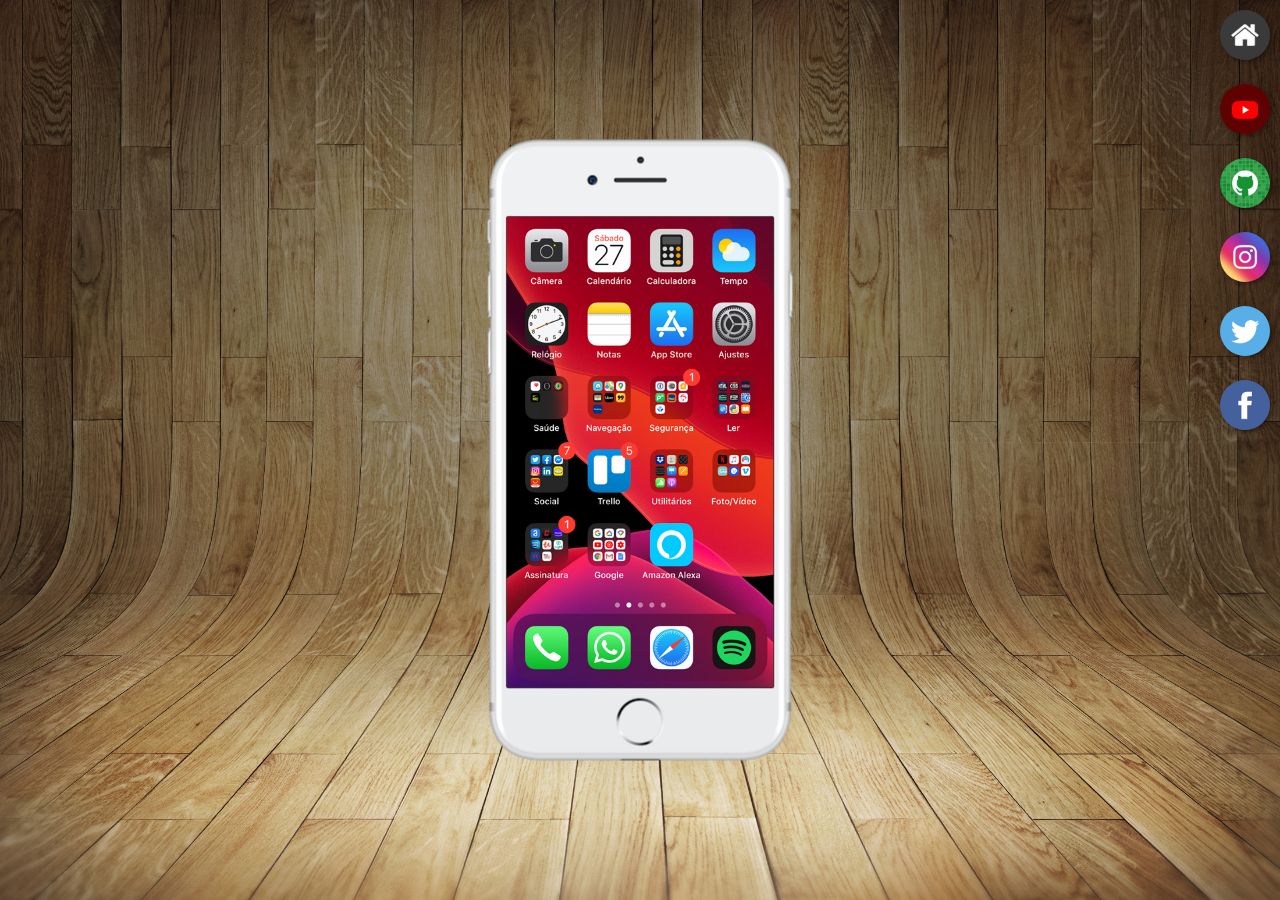
<file: index.html>
<!DOCTYPE html>
<html lang="pt-br">
<head>
    <meta charset="UTF-8">
    <meta name="viewport" content="width=device-width, initial-scale=1.0">
    <title>Projetos Redes Sociais</title>
    <link rel="shortcut icon" href="favicon.ico" type="image/x-icon">
    <link rel="stylesheet" href="estilos/style.css">

</head>
<body>
    <main>
        <section id="telefone">
            <iframe src="home.html" name="tela" id="tela" frameborder="0">
                Seu navegador não é compatível com isso.
            </iframe>
        </section>
        <section id="redes-sociais">
            <a href="home.html" target="tela"><img src="imagens/logo-home.jpg" alt="home"></a><br>
            <a href="youtube.html" target="tela"><img src="imagens/logo-youtube.jpg" alt="youtube"></a><br>
            <a href="github.html" target="tela"><img src="imagens/logo-github.jpg" alt="github"></a><br>
            <a href="instagram.html" target="tela"><img src="imagens/logo-instagram.jpg" alt="instagram"></a><br>
            <a href="twitter.html" target="tela"><img src="imagens/logo-twitter.jpg" alt="twitter"></a><br>
            <a href="facebook.html" target="tela"><img src="imagens/logo-facebook.jpg" alt="facebook"></a>
        </section>
    </main>
</body>
</html>
</file>
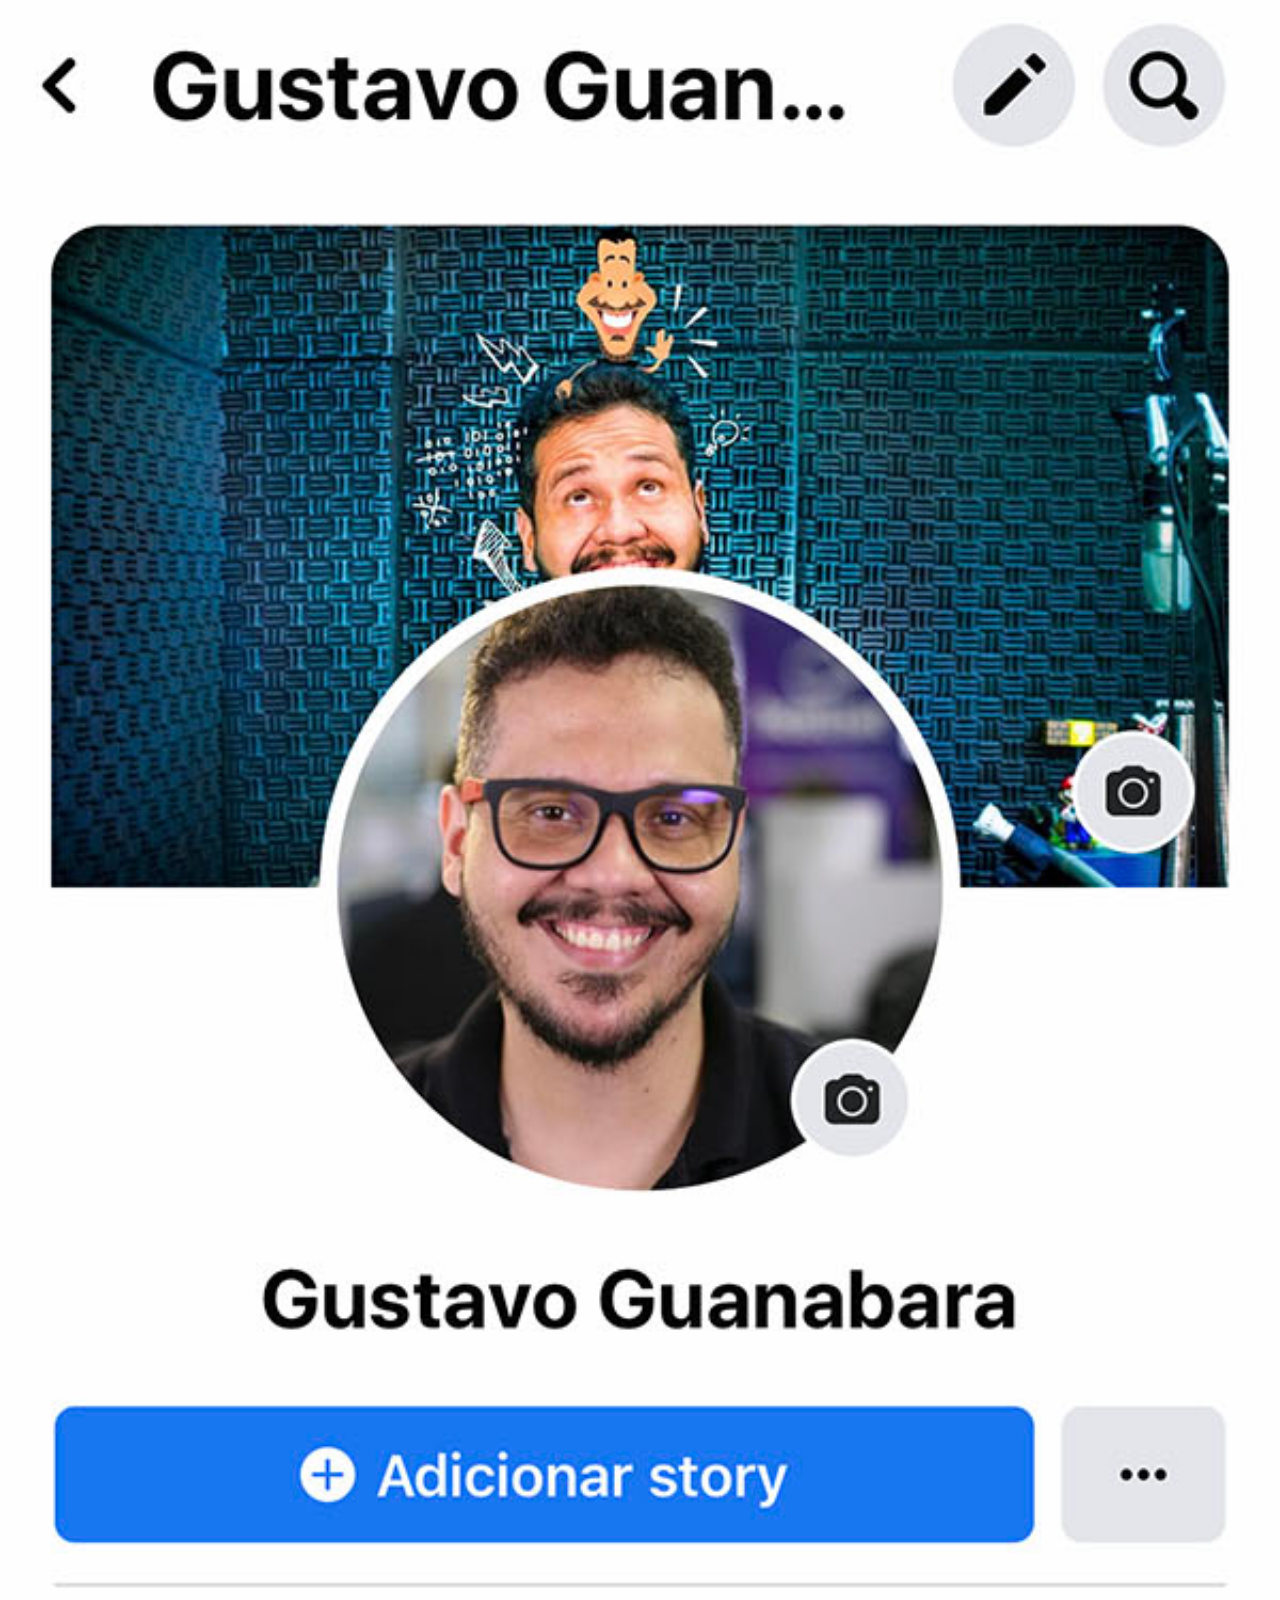
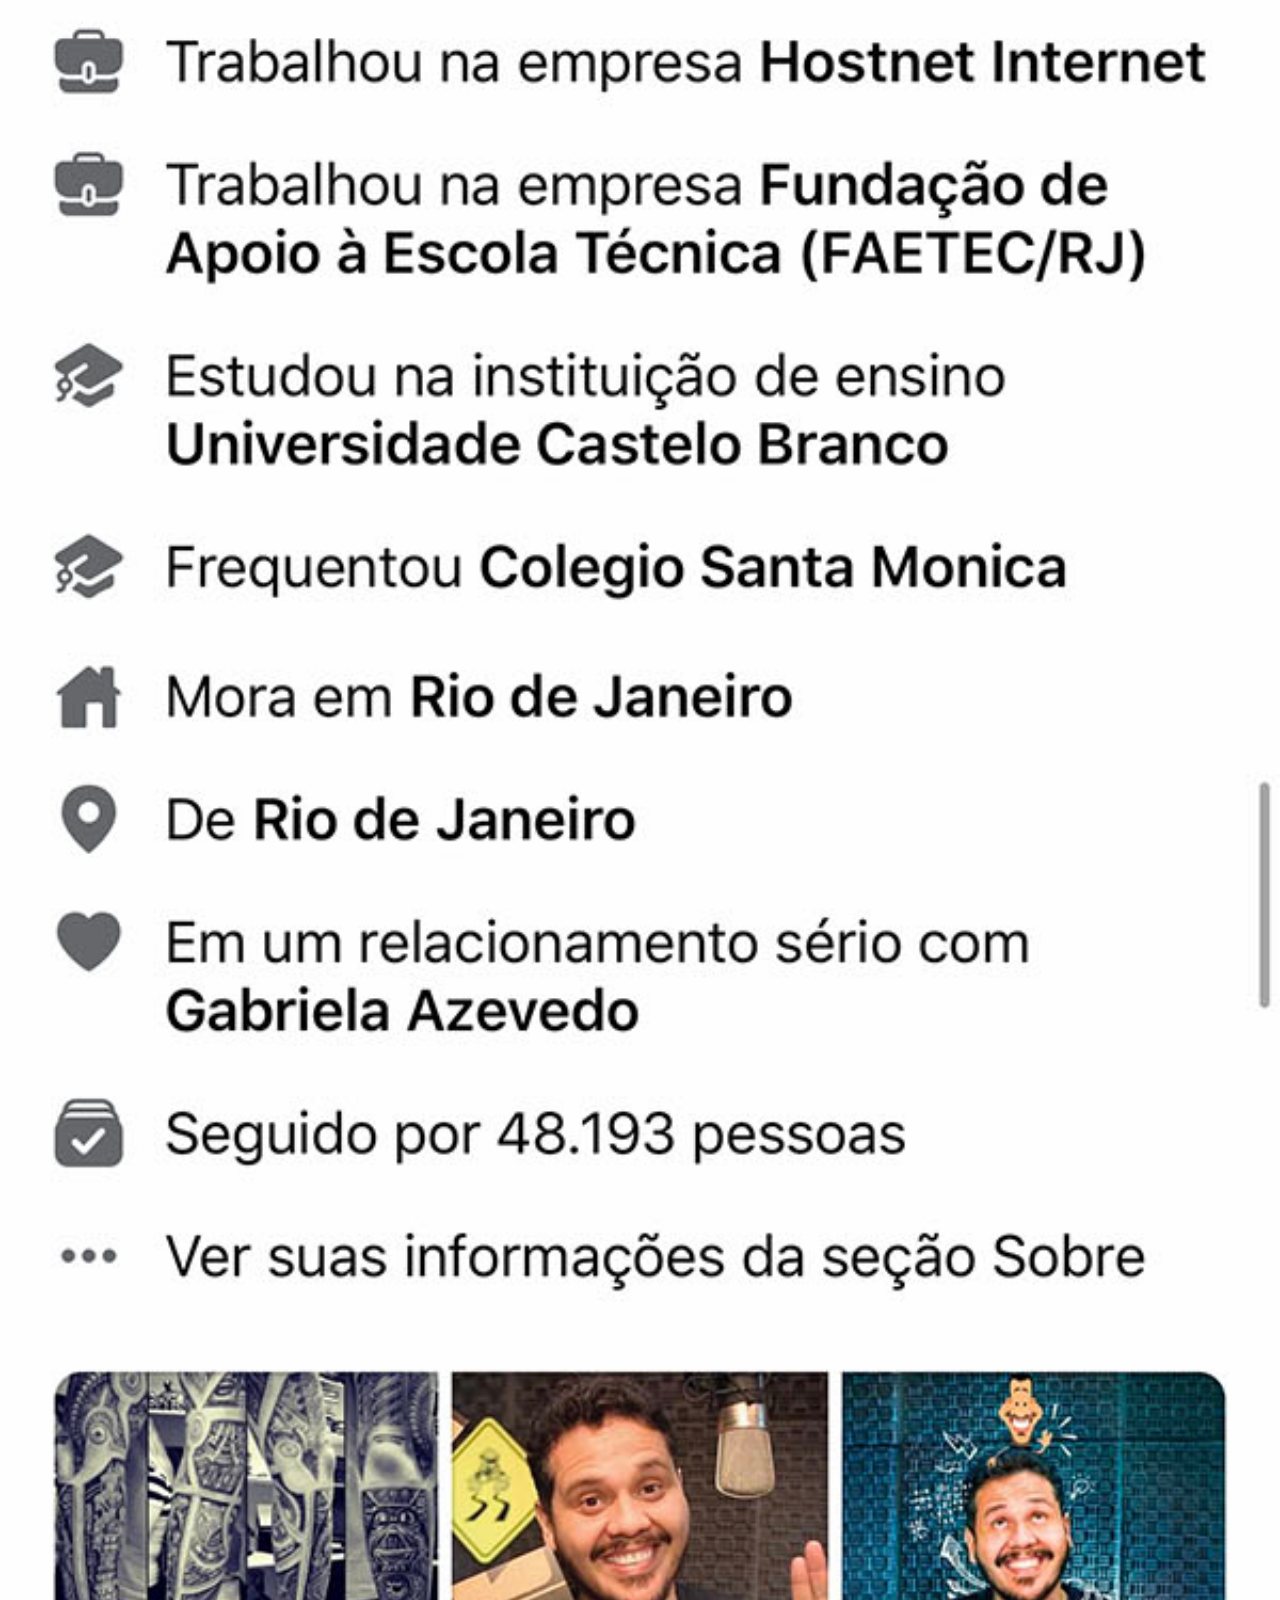
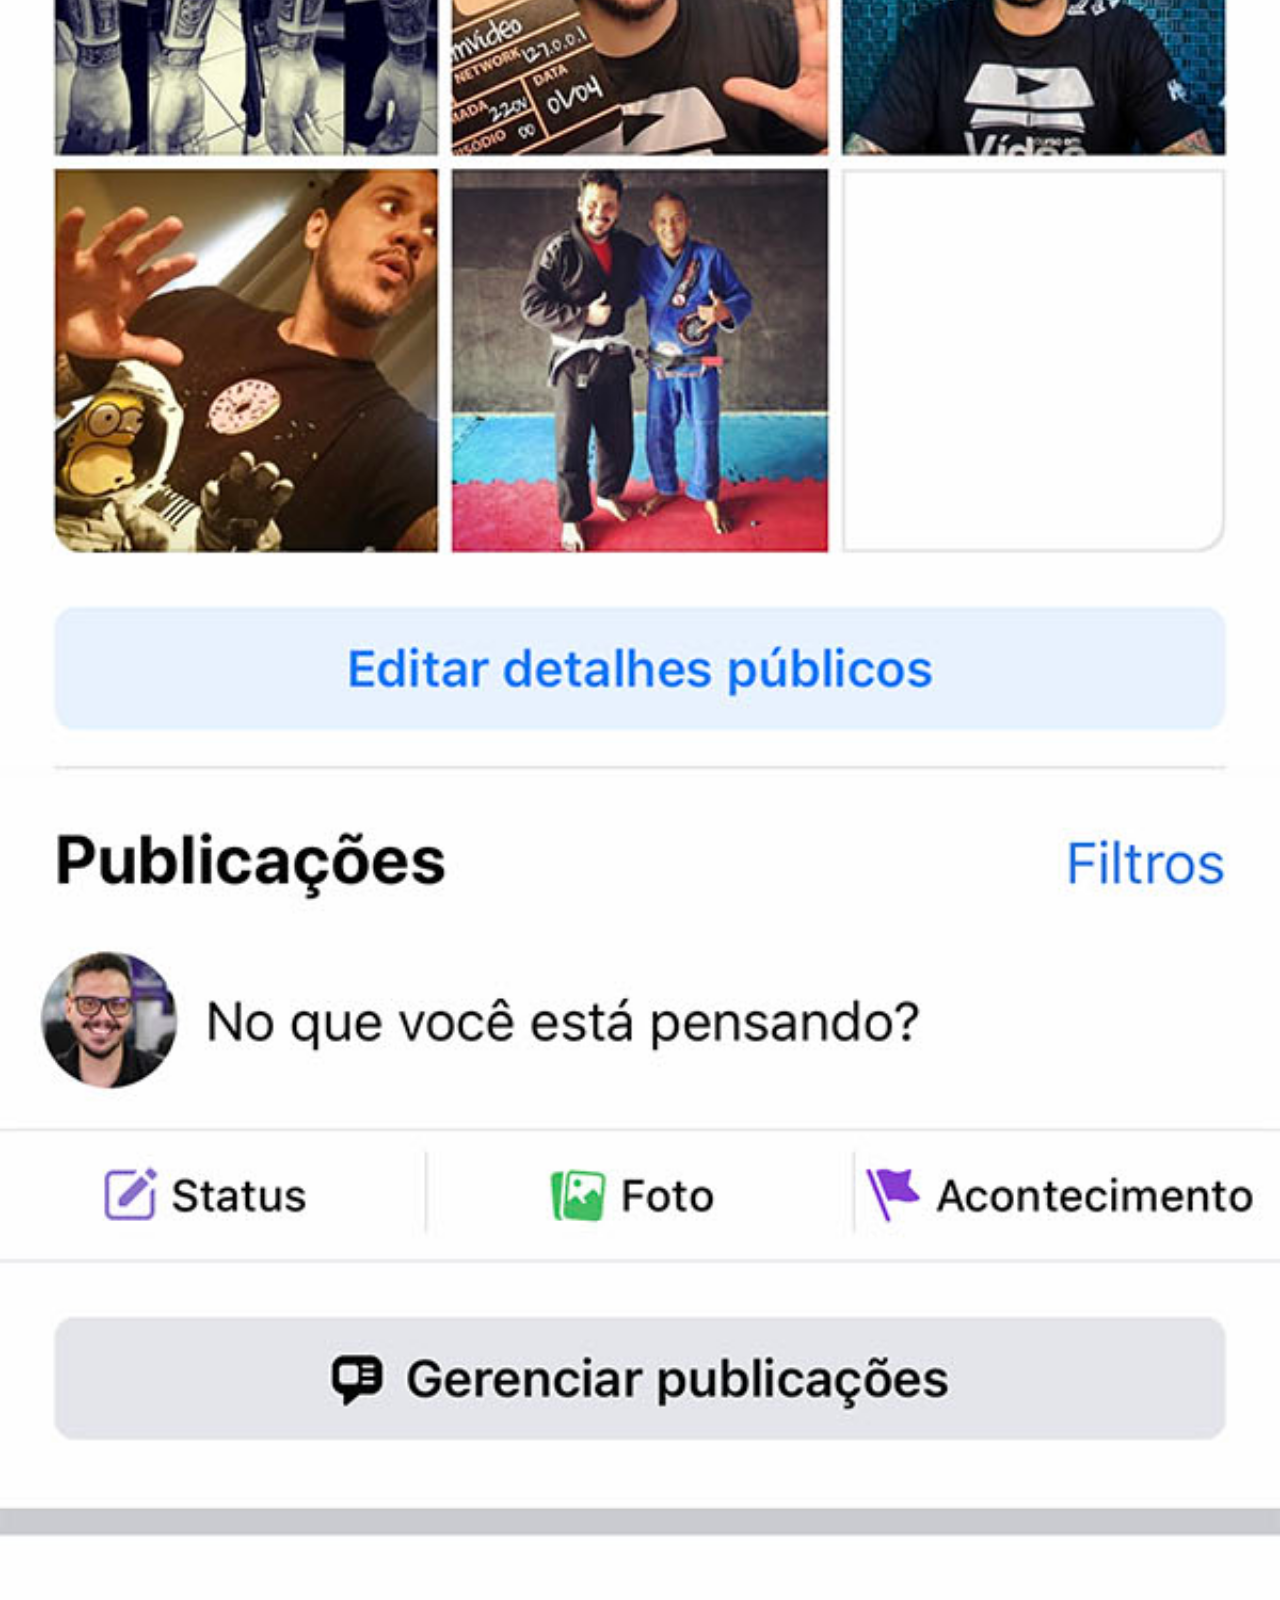
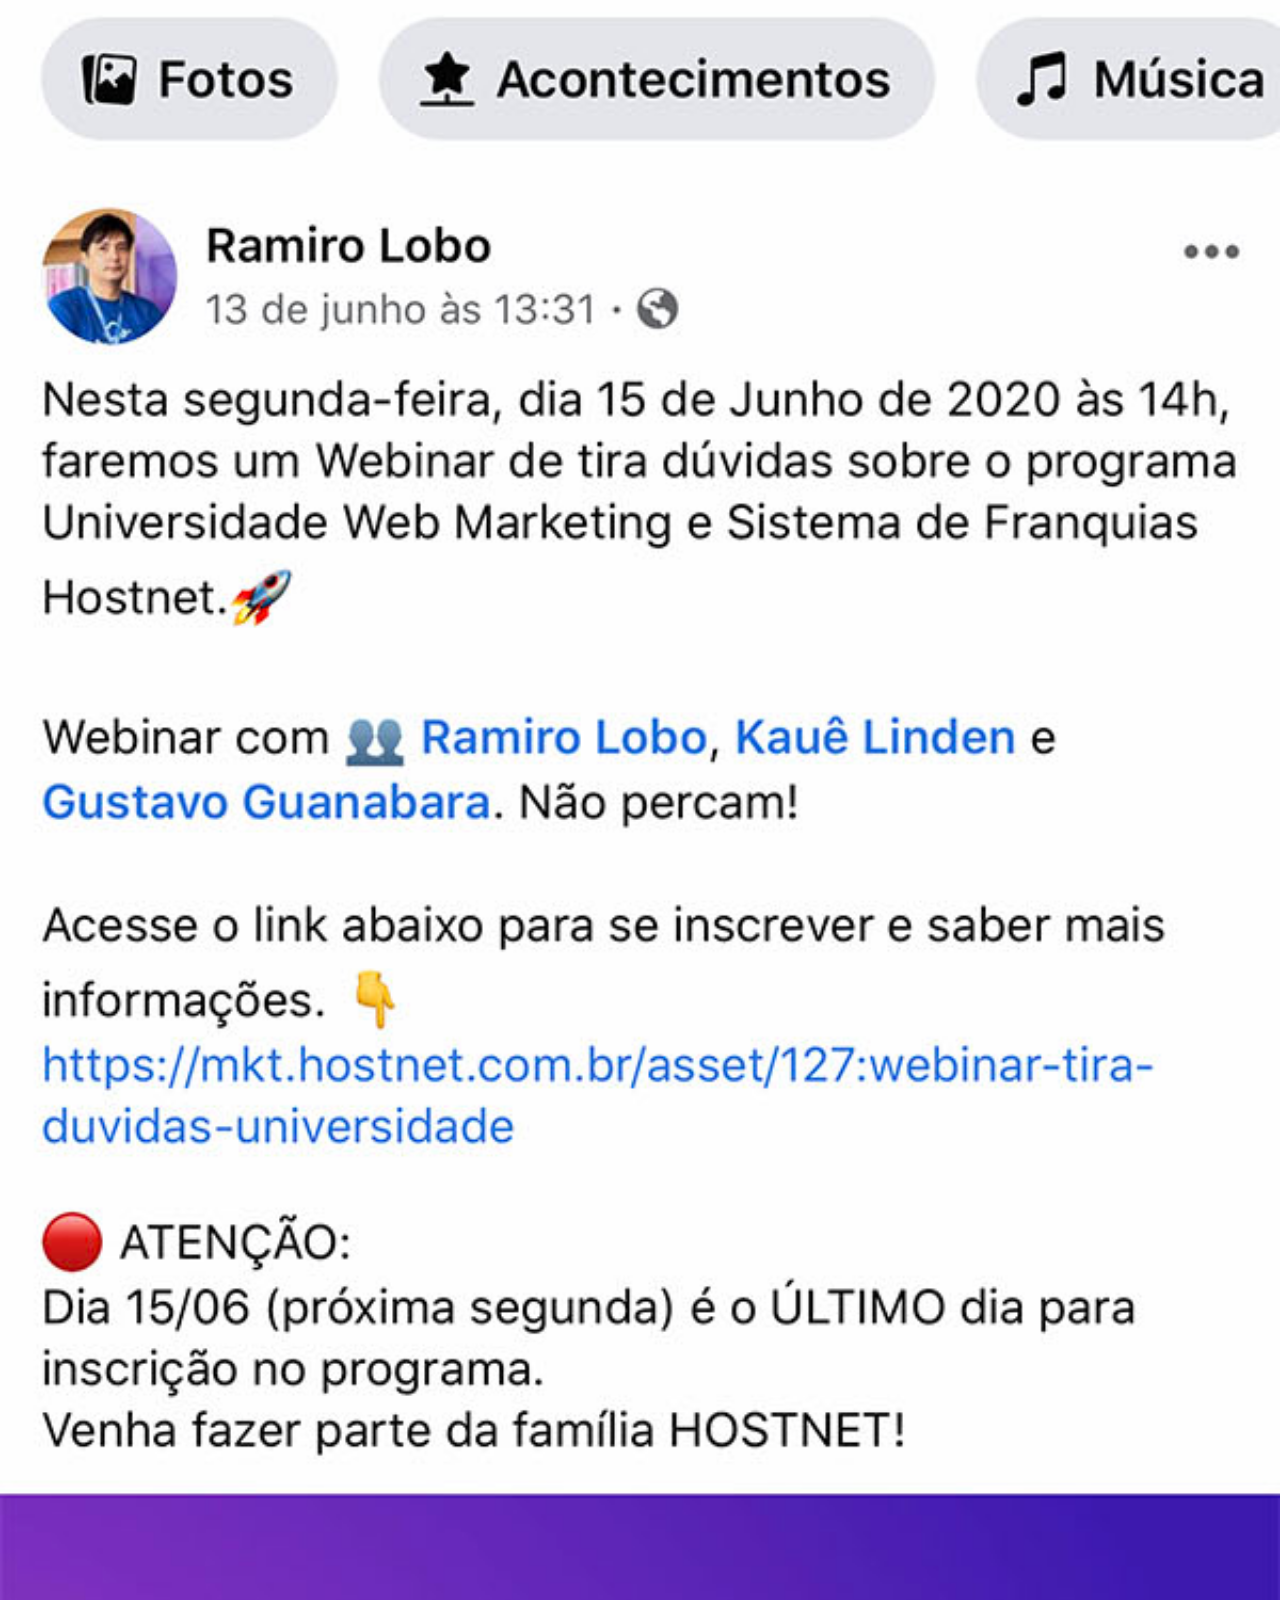
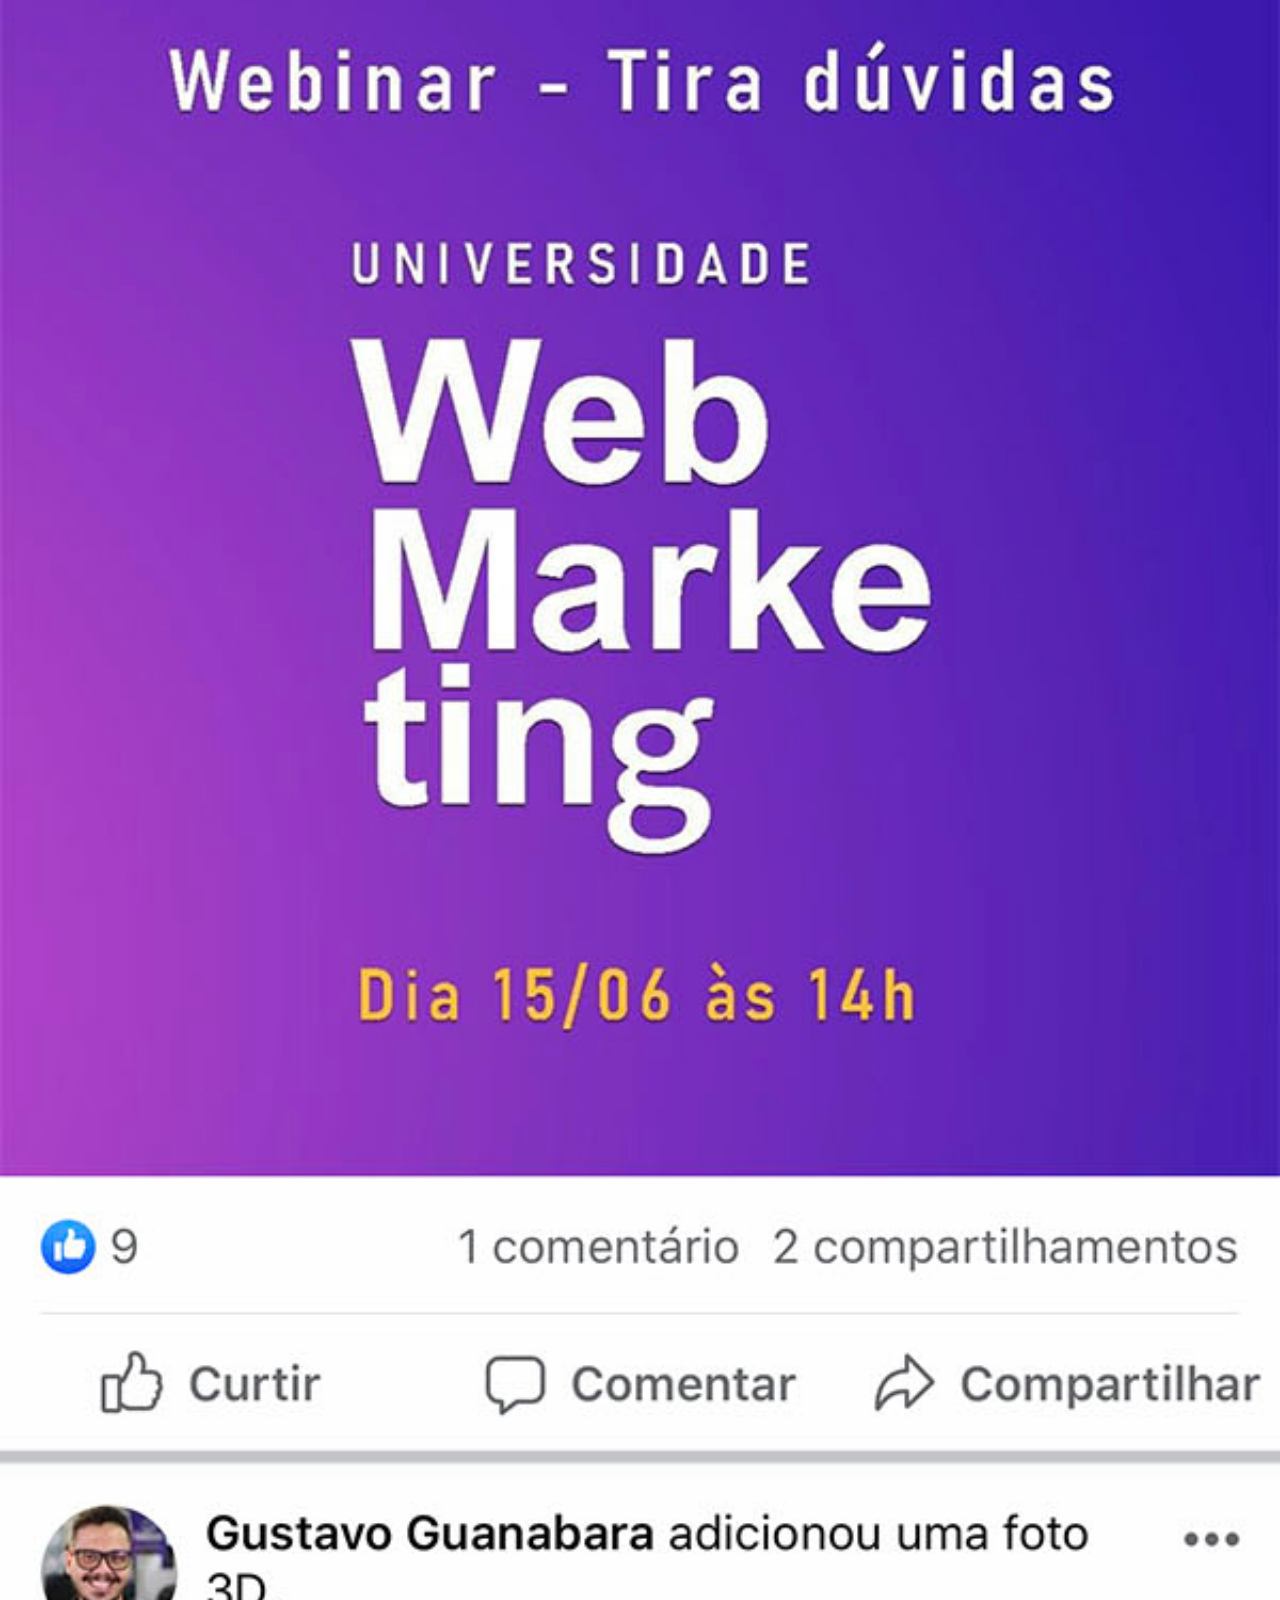
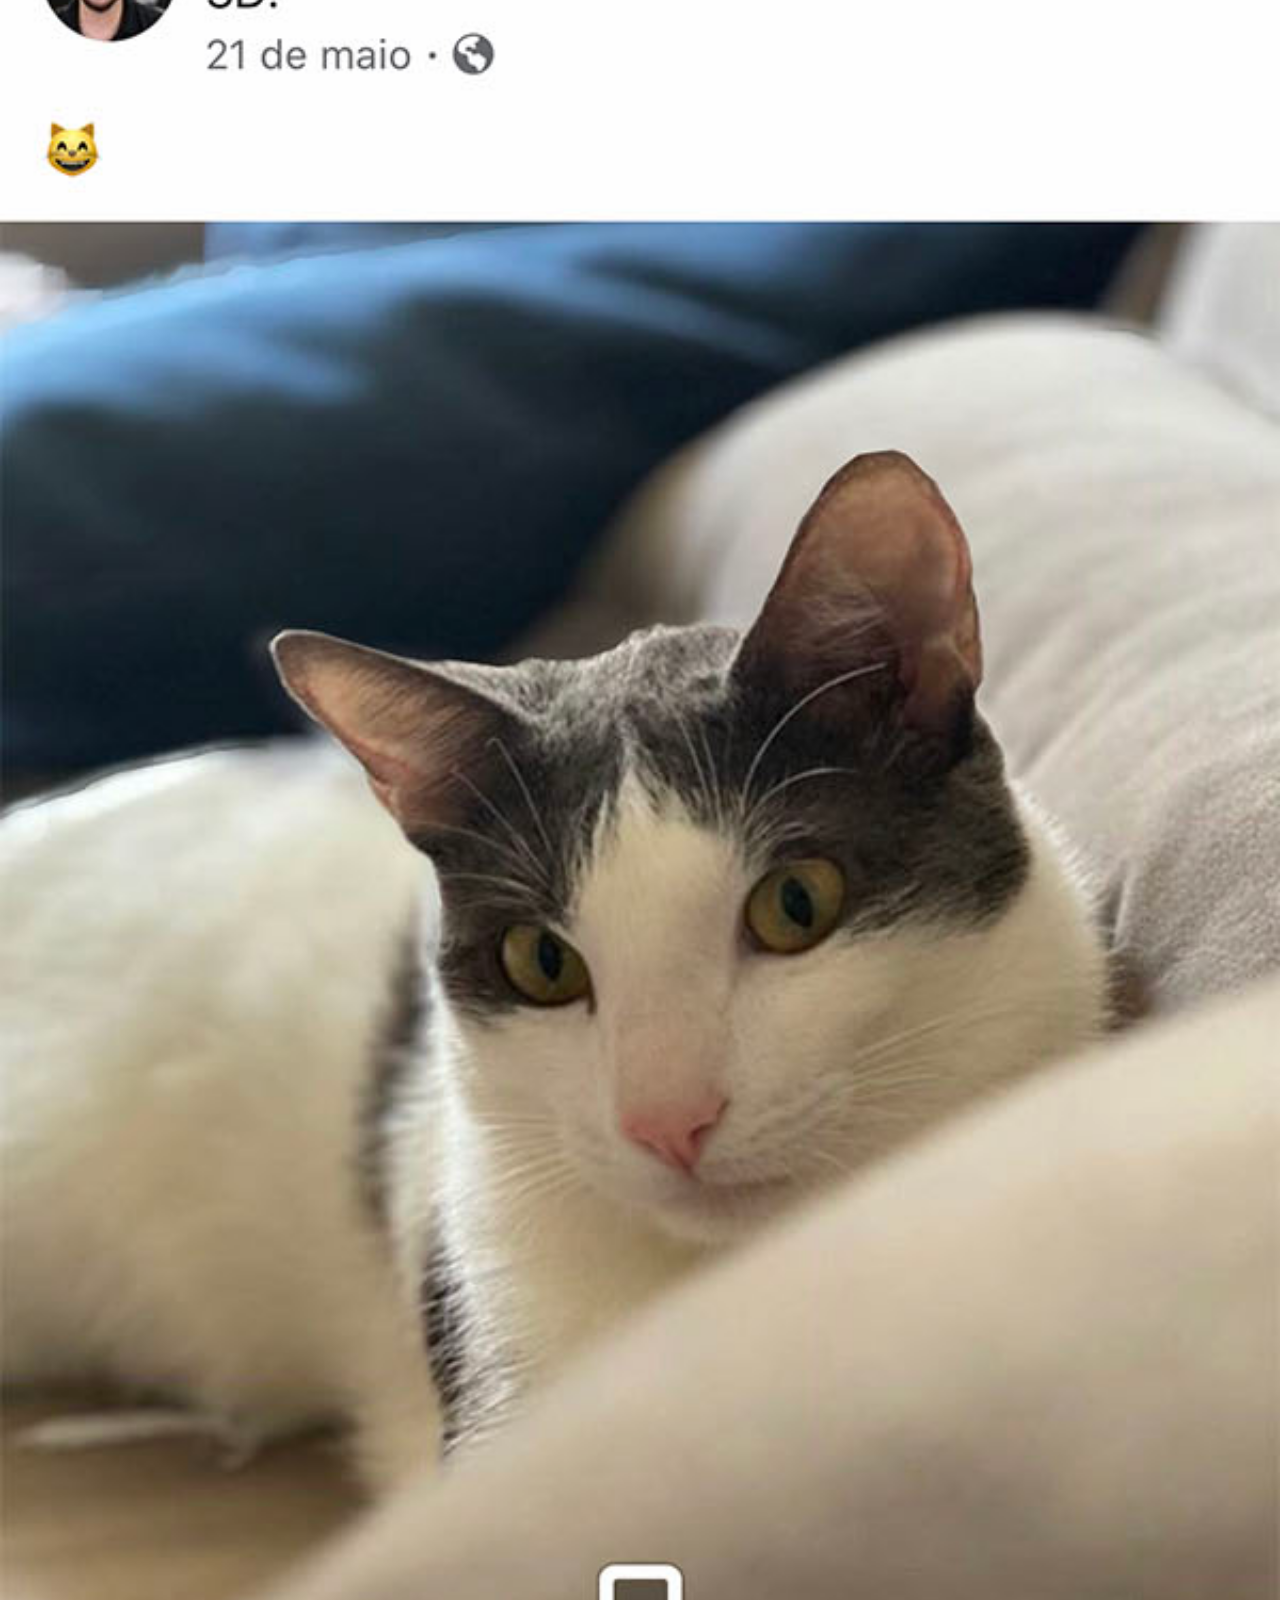
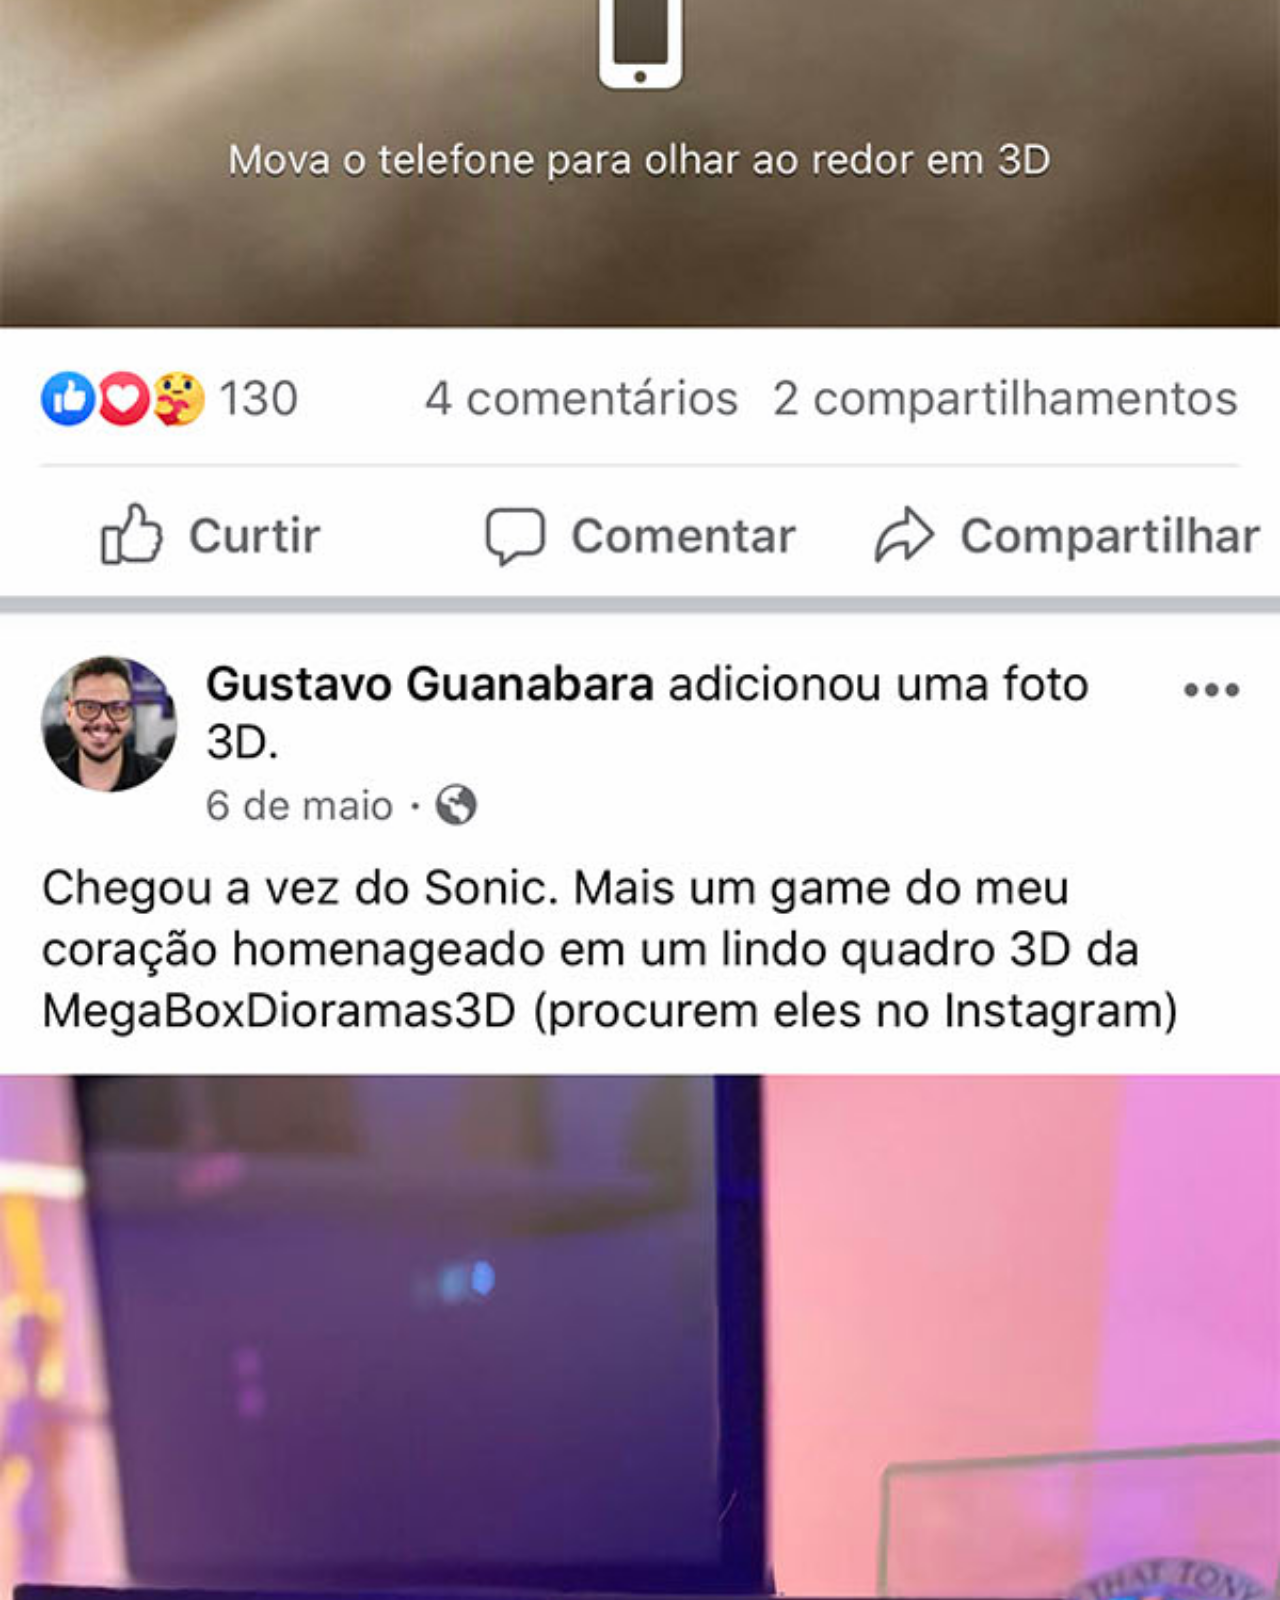
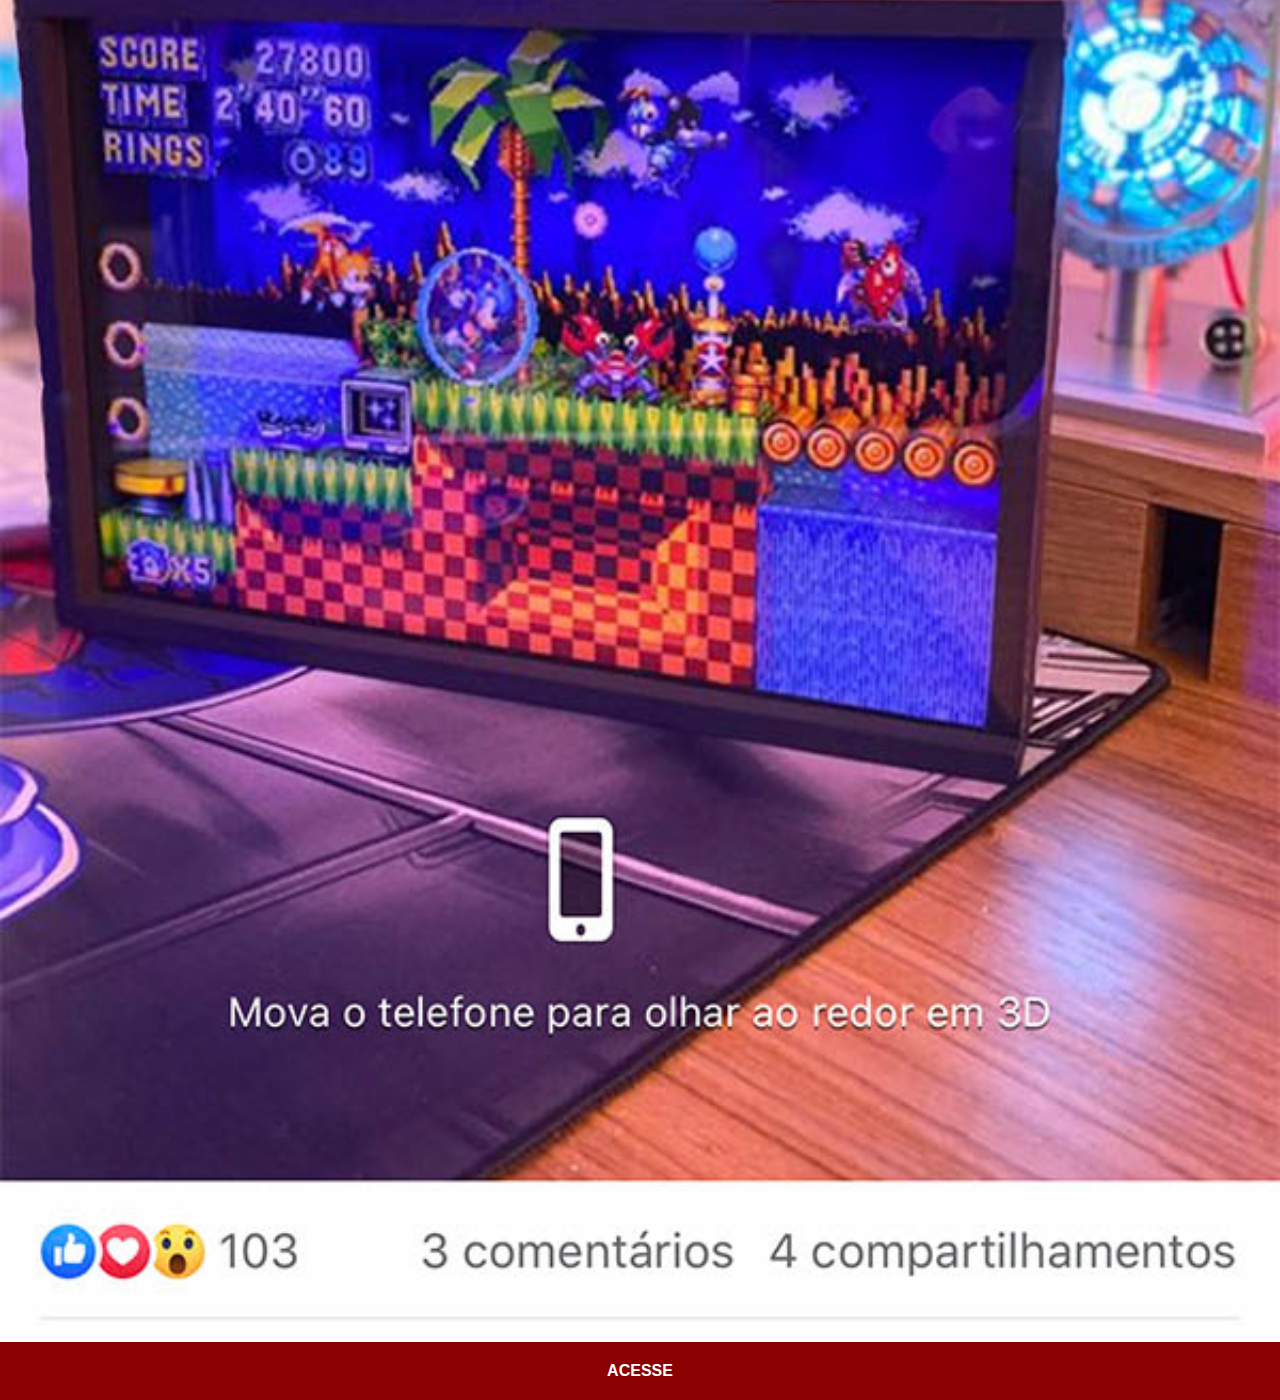
<file: facebook.html>
<!DOCTYPE html>
<html lang="pt-br">
<head>
    <meta charset="UTF-8">
    <meta name="viewport" content="width=device-width, initial-scale=1.0">
    <title>Facebook</title>
    <link rel="stylesheet" href="estilos/social.css">
</head>
<body>
    <img src="imagens/tela-facebook.jpg" alt="Facebook" /><a href="https://www.facebook.com/gustavoguanabara">ACESSE</a>
</body>
</html>
</file>
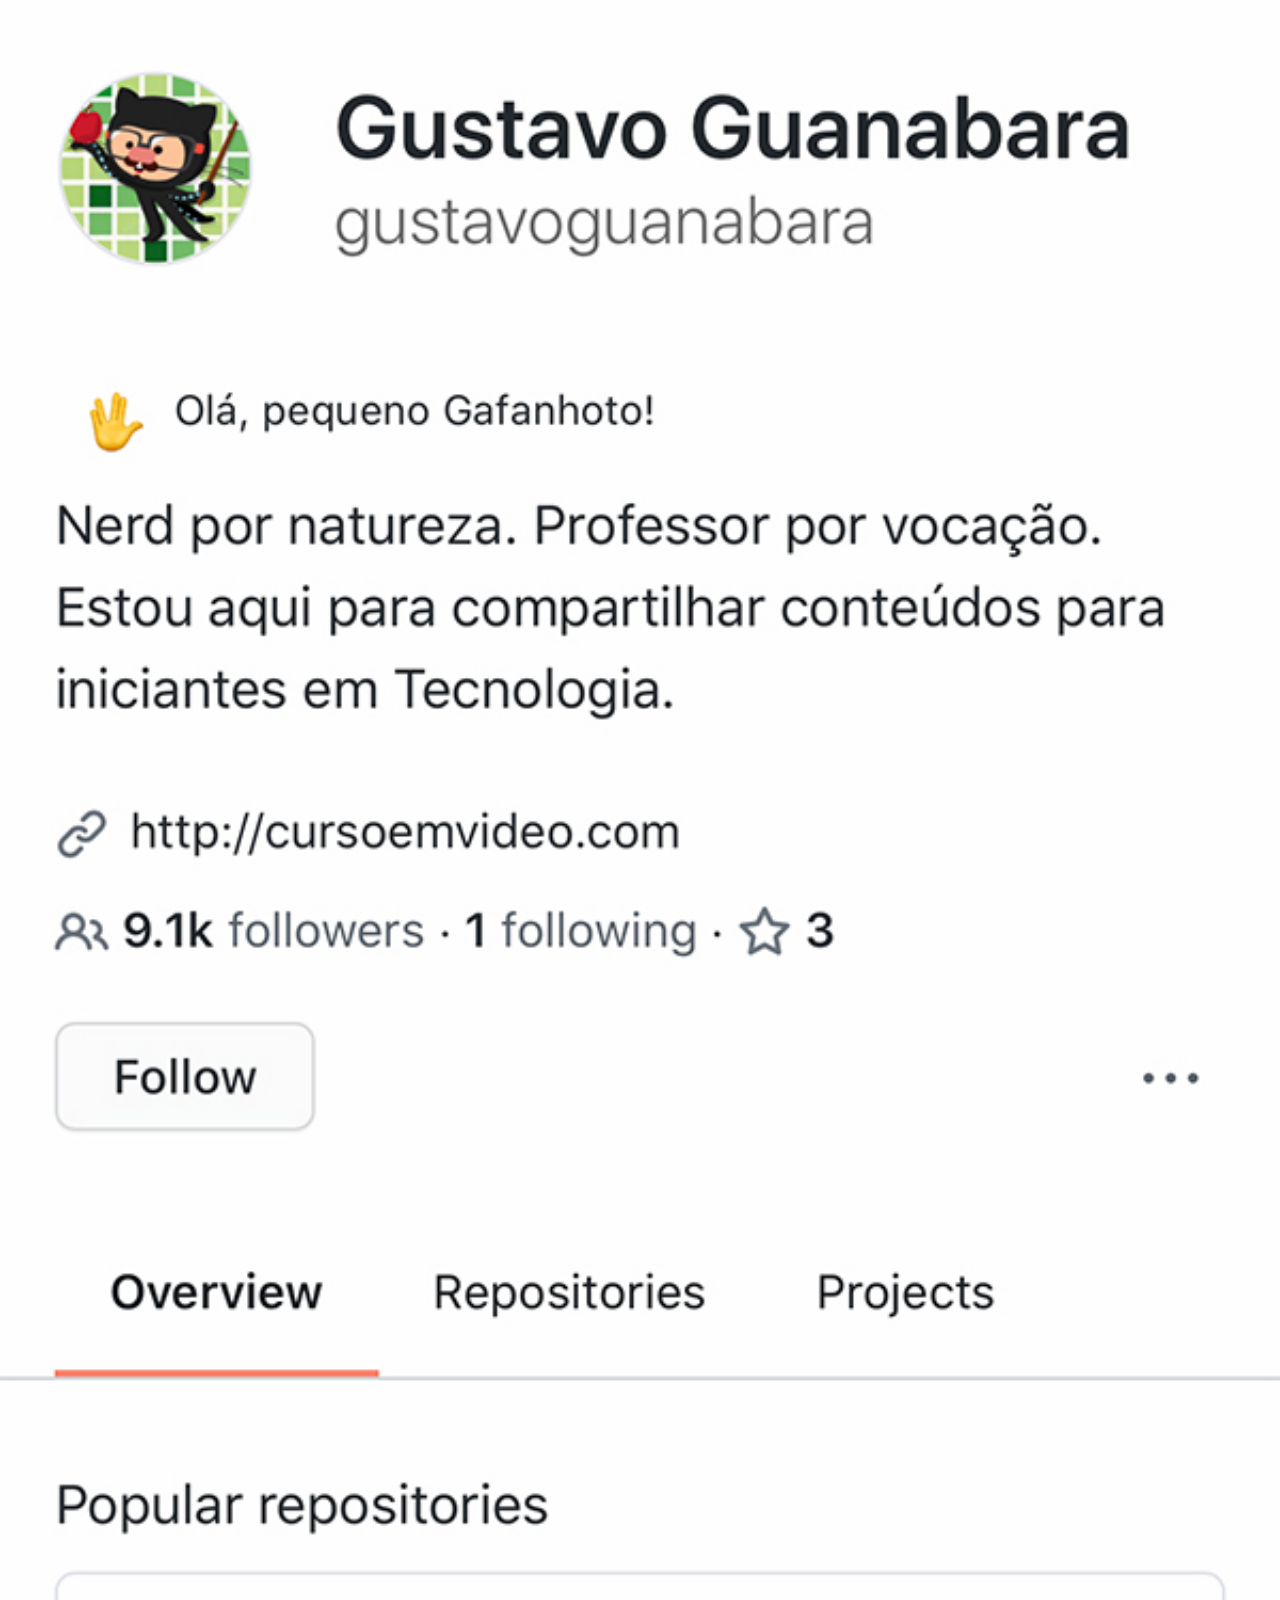
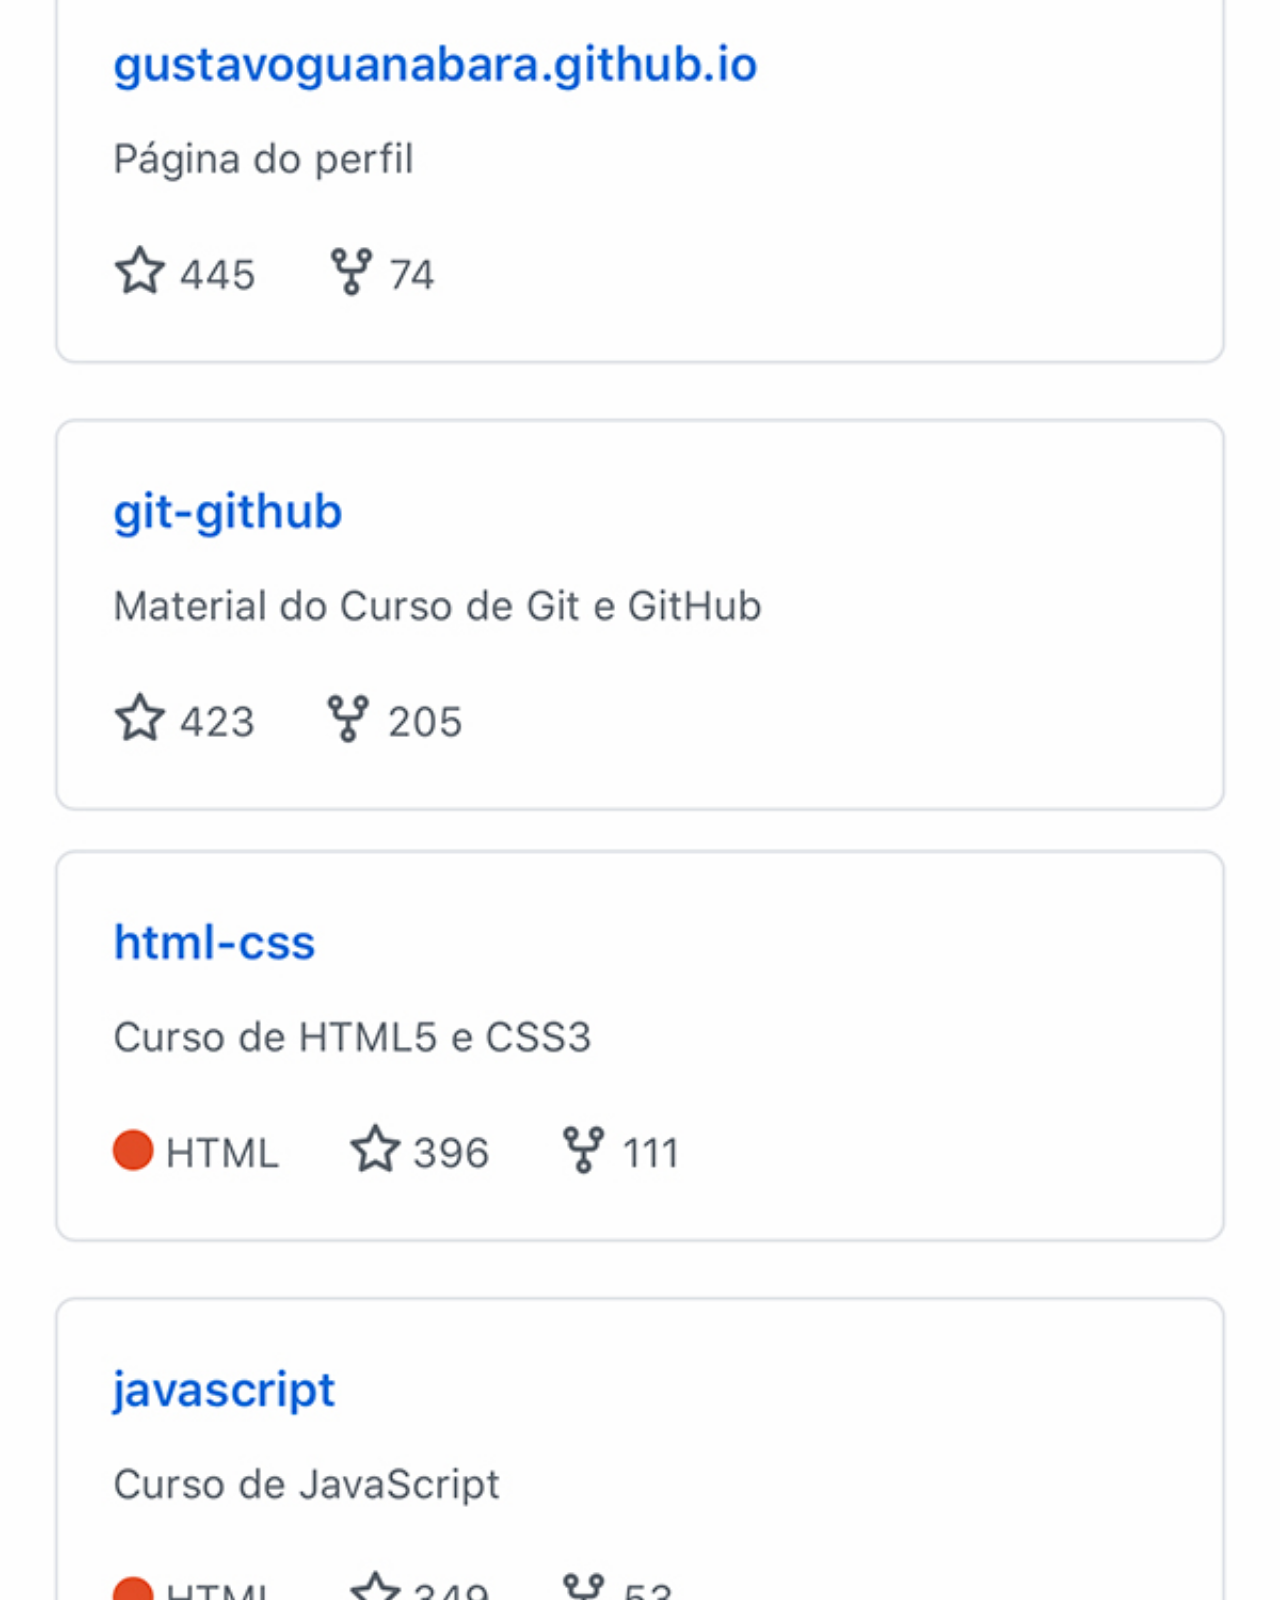
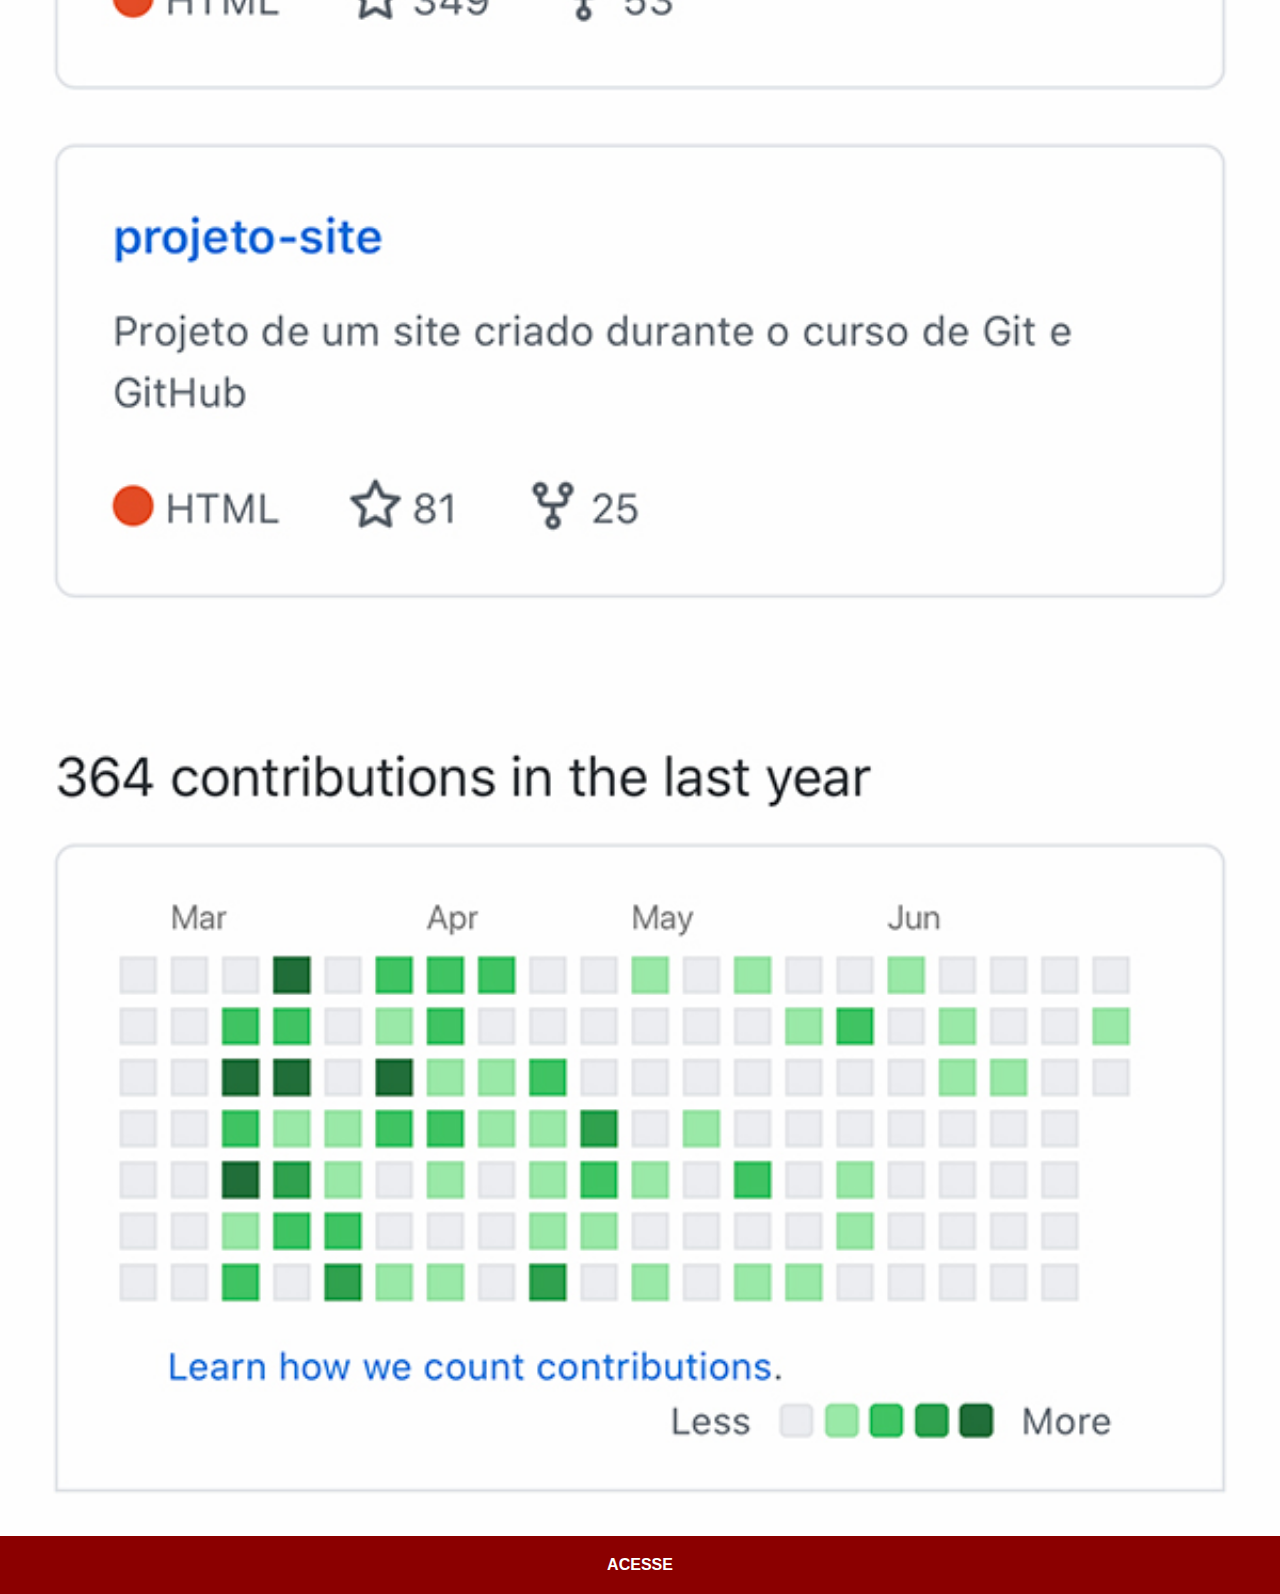
<file: github.html>
<!DOCTYPE html>
<html lang="pt-br">
<head>
    <meta charset="UTF-8">
    <meta name="viewport" content="width=device-width, initial-scale=1.0">
    <link rel="stylesheet" href="estilos/social.css">
    <title>Github</title>
</head>
<body>
    <img src="imagens/tela-github.jpg" alt="Github"><a href="https://github.com/gustavoguanabara/" target="_blank">ACESSE</a>
</body>
</html>
</file>
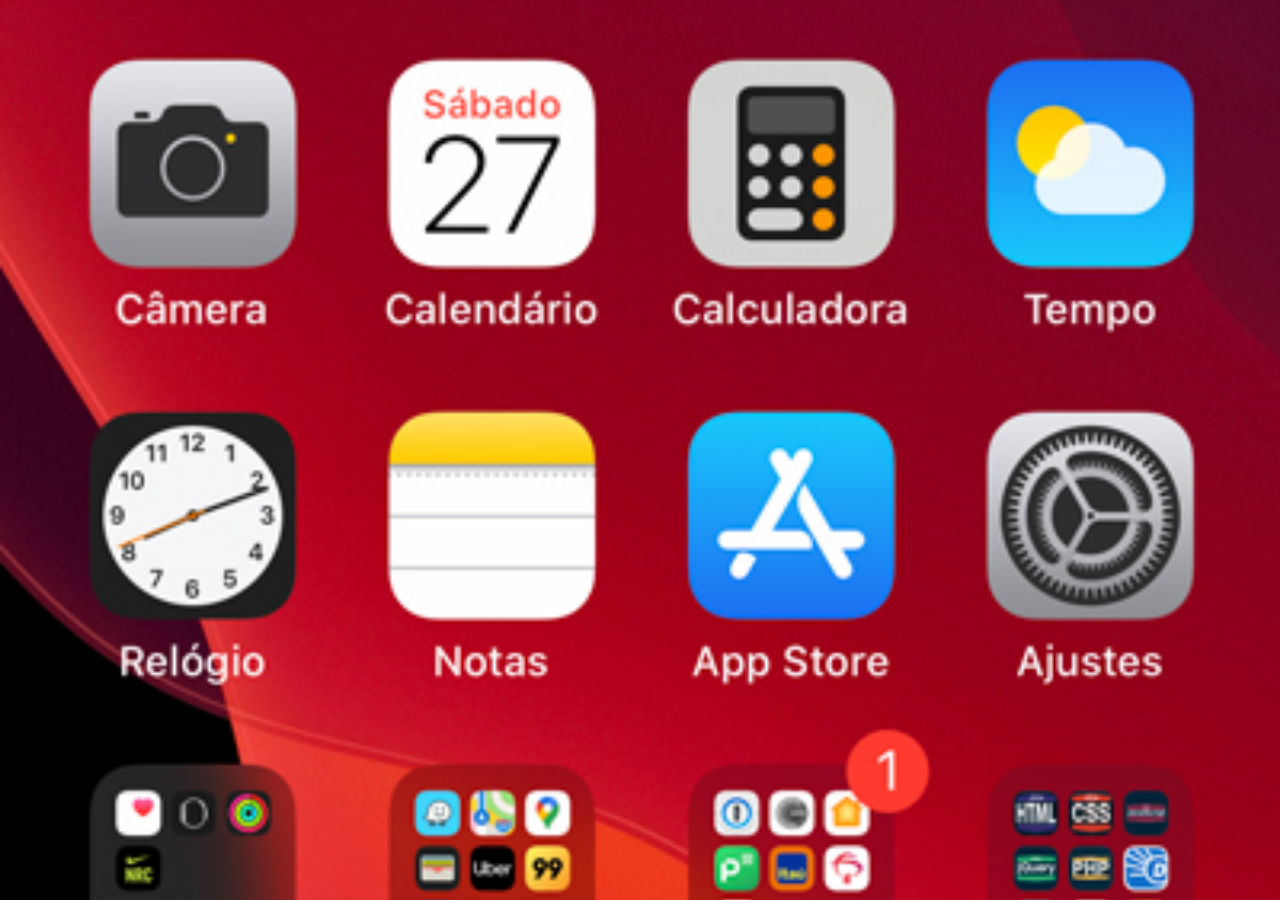
<file: home.html>
<!DOCTYPE html>
<html lang="pt-br">
<head>
    <meta charset="UTF-8">
    <meta name="viewport" content="width=device-width, initial-scale=1.0">
    <title>Home</title>

    <style>
        *{
            margin: 0;
            padding: 0;
        }

        body{
            width: 100vw;
            height: 100vh;
            background: black url("imagens/tela-home.jpg") no-repeat top center;
            background-size: cover;
        }
    </style>

</head>
<body>
    
</body>
</html>
</file>
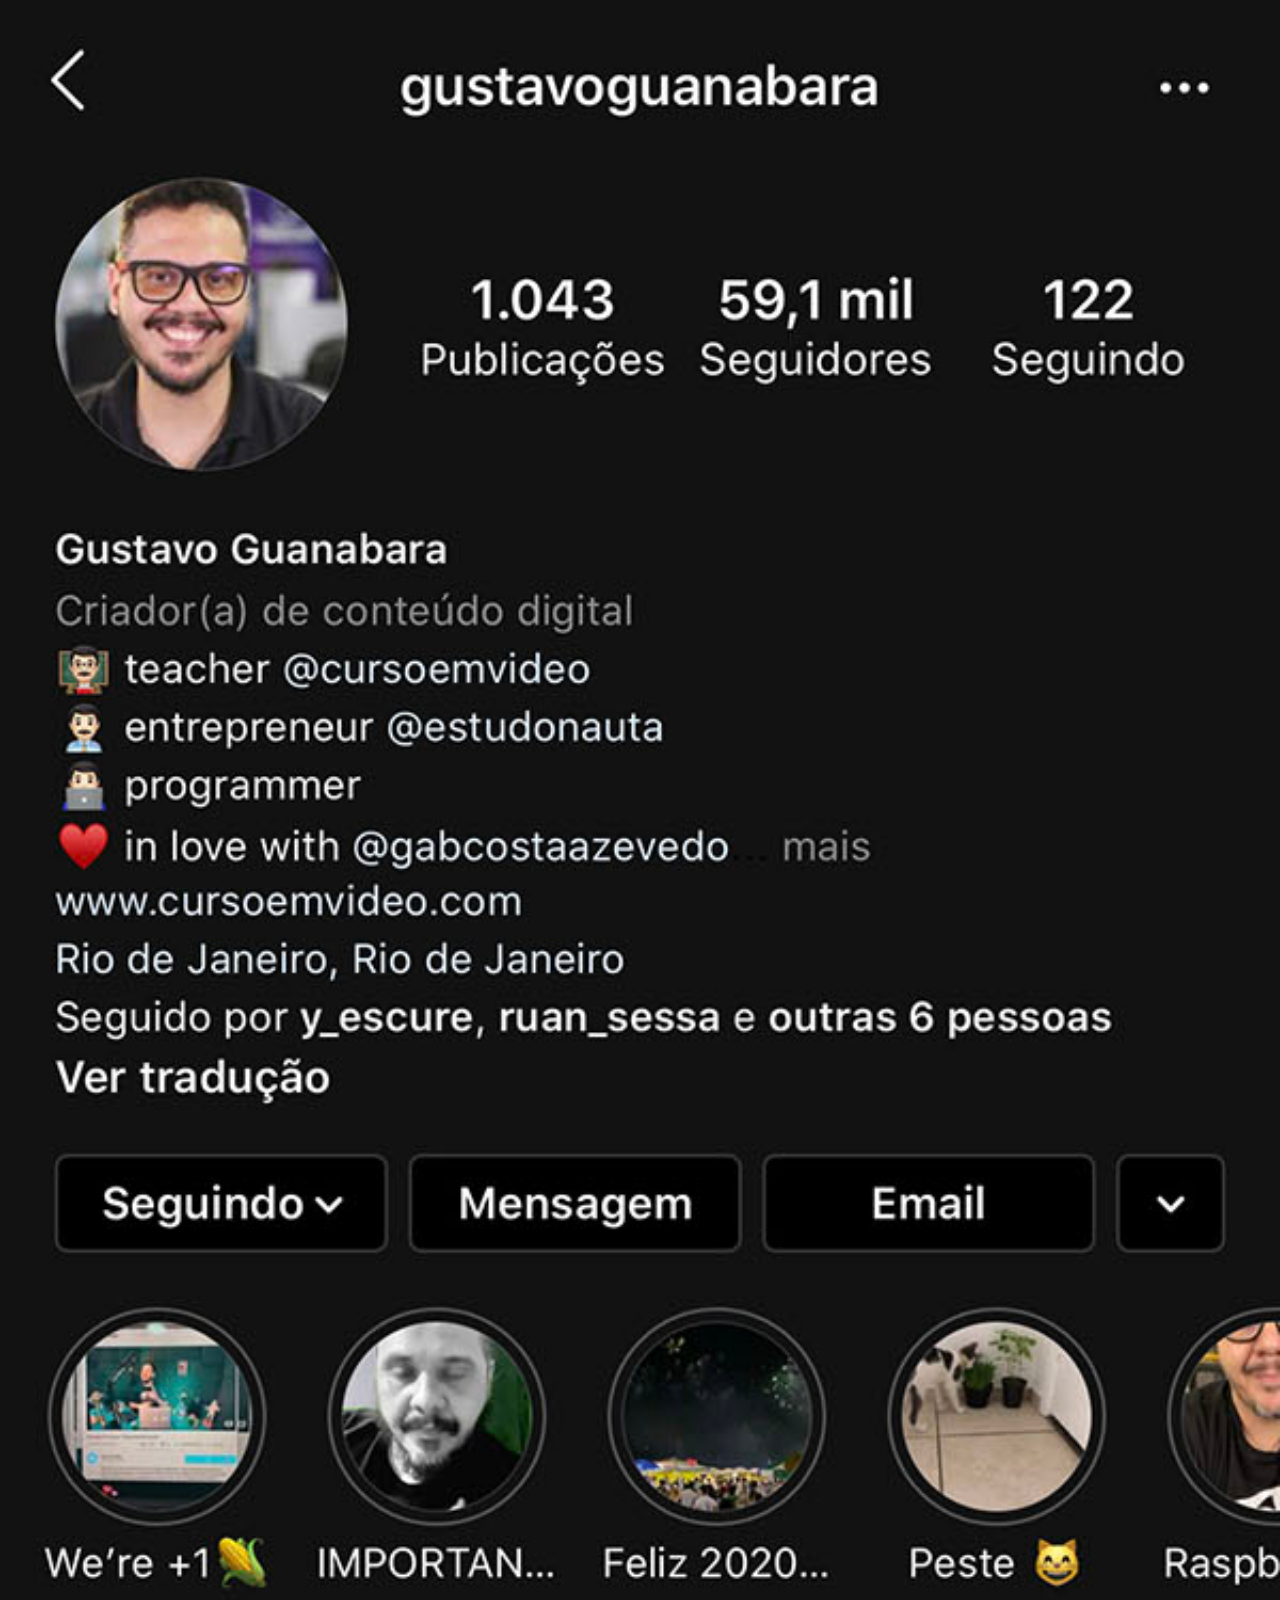
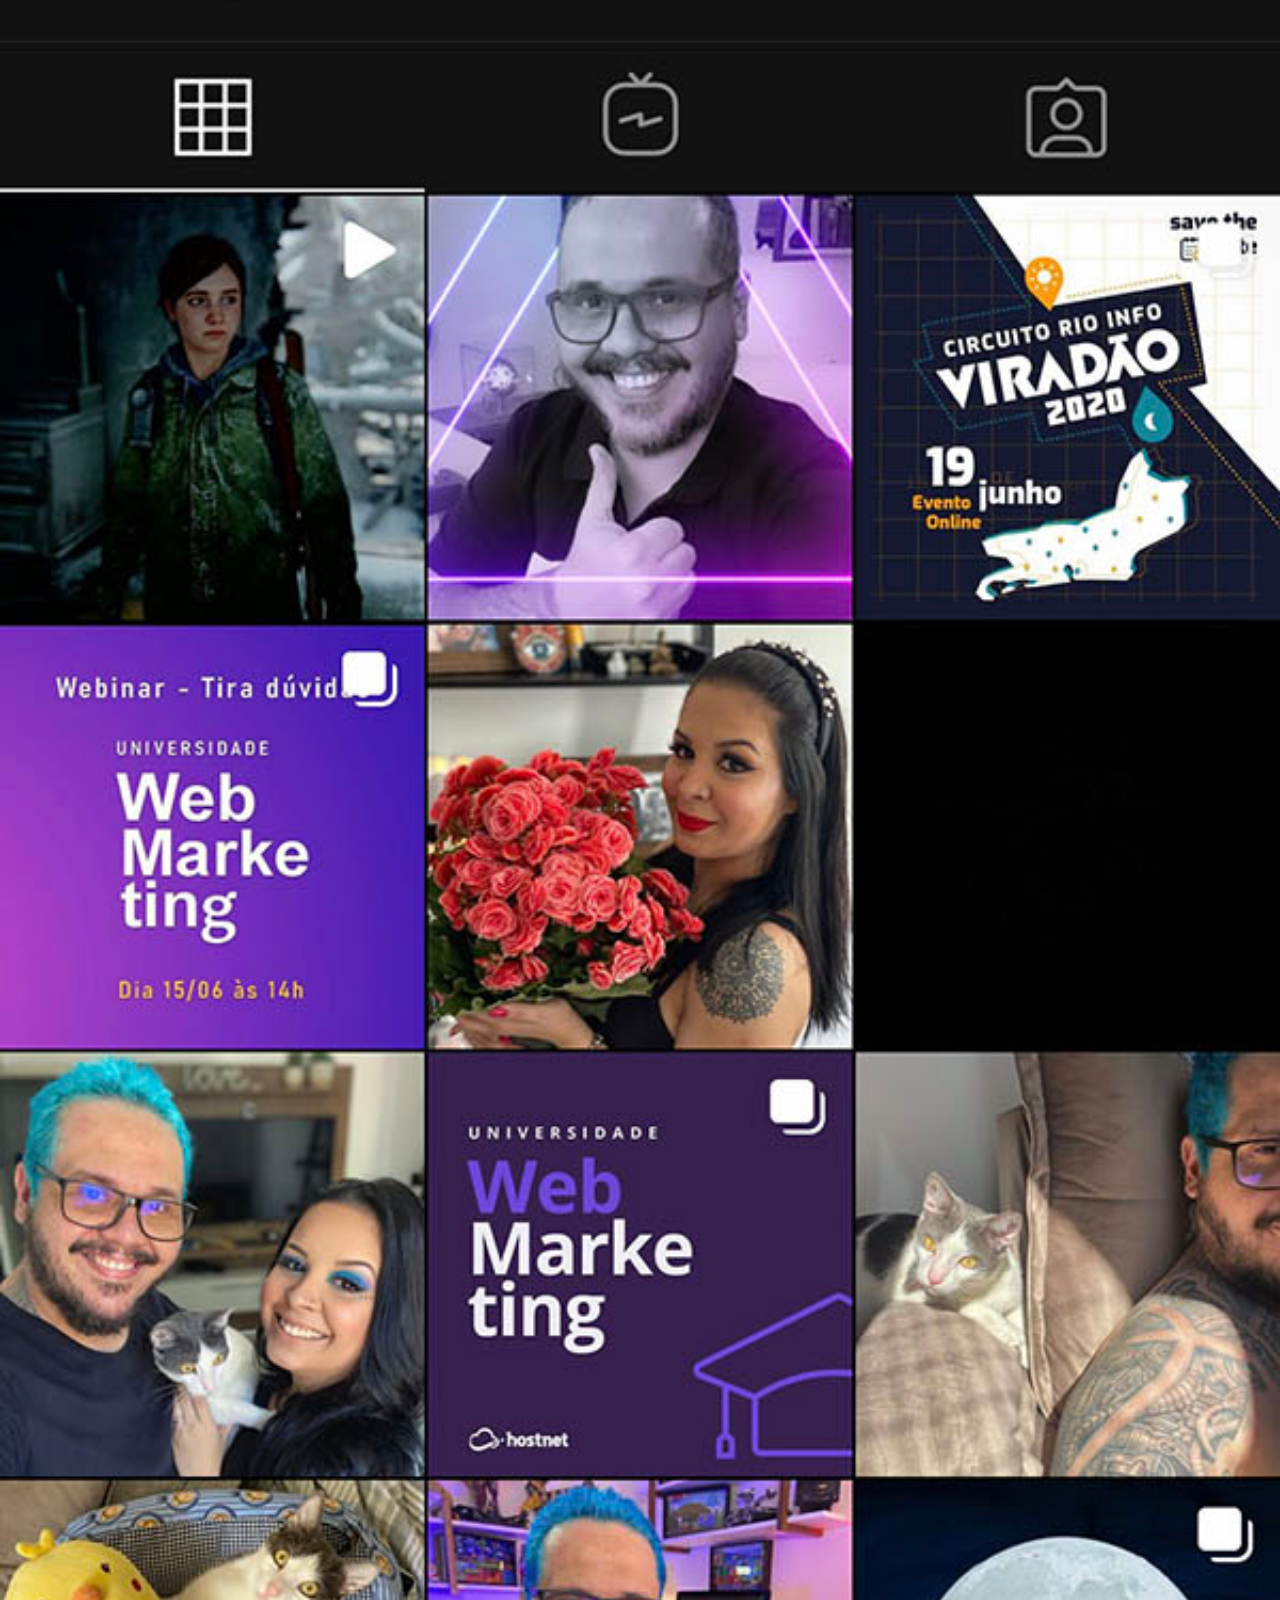
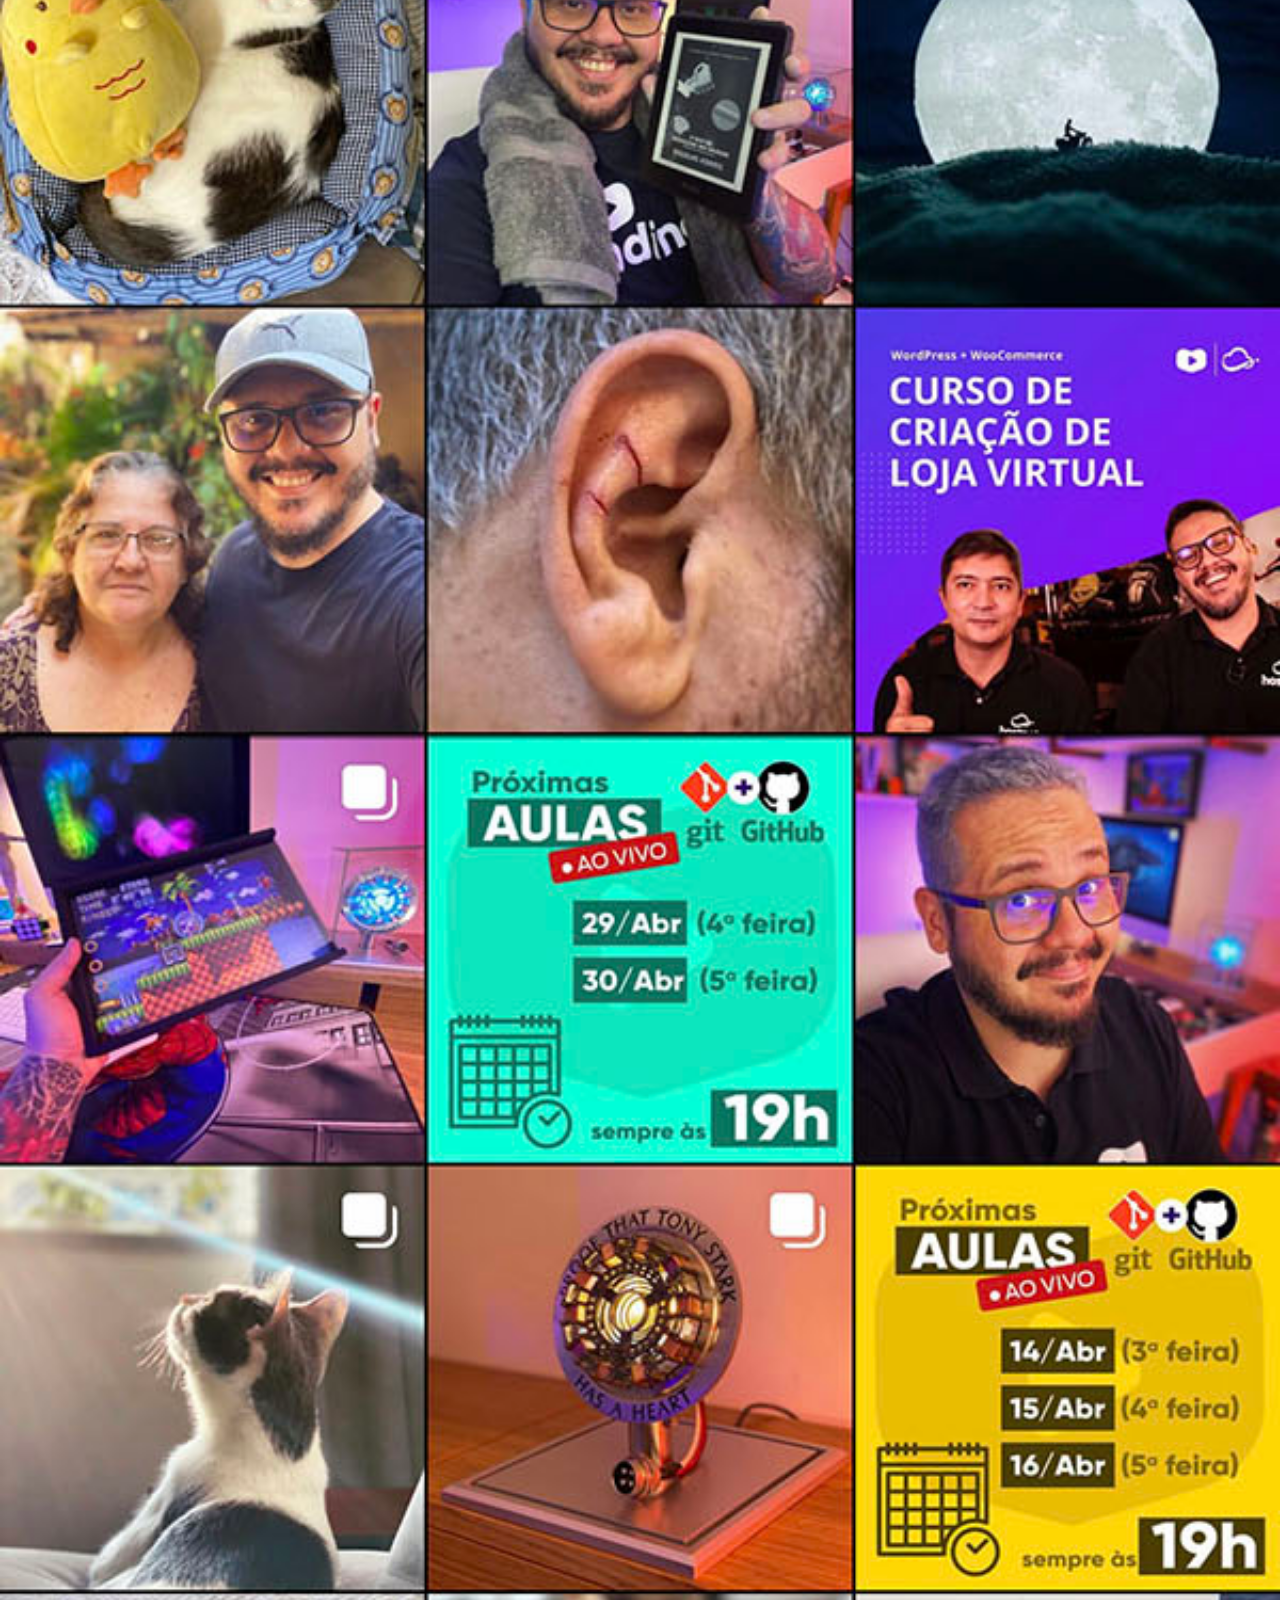
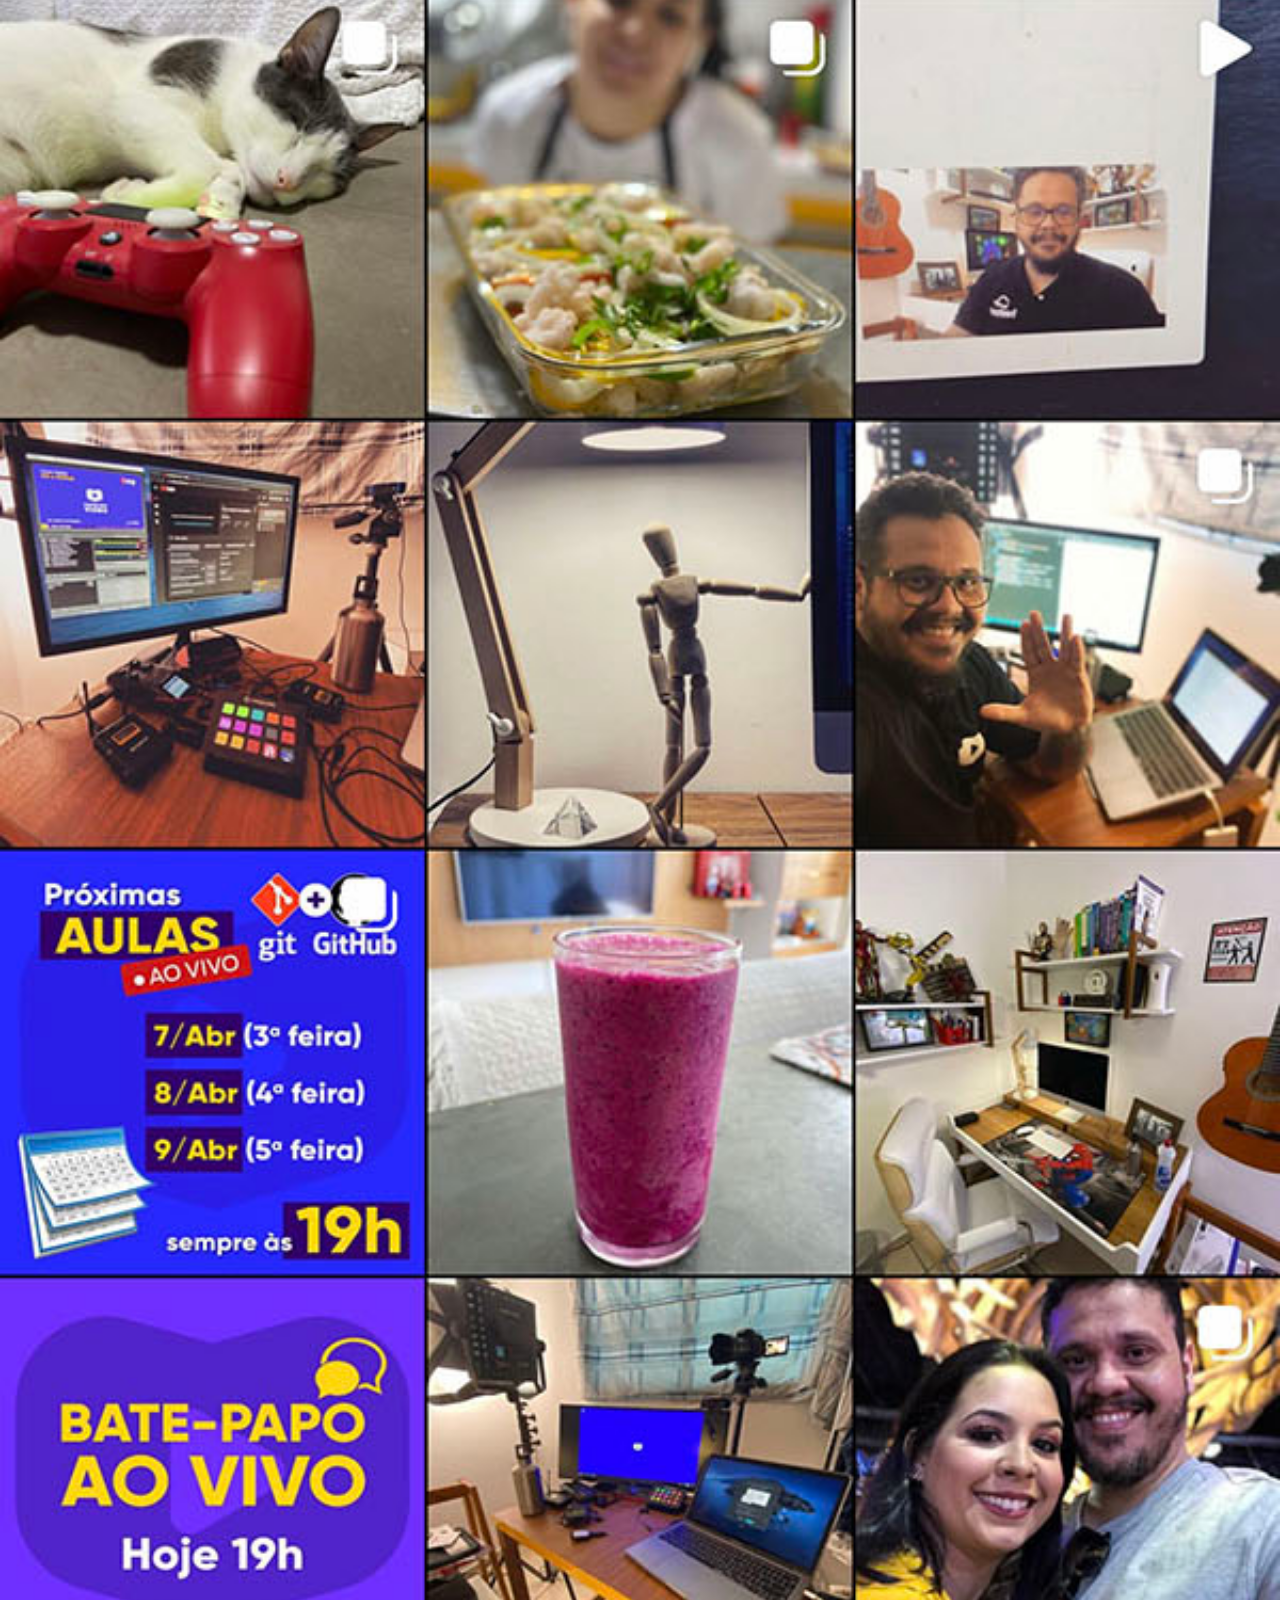
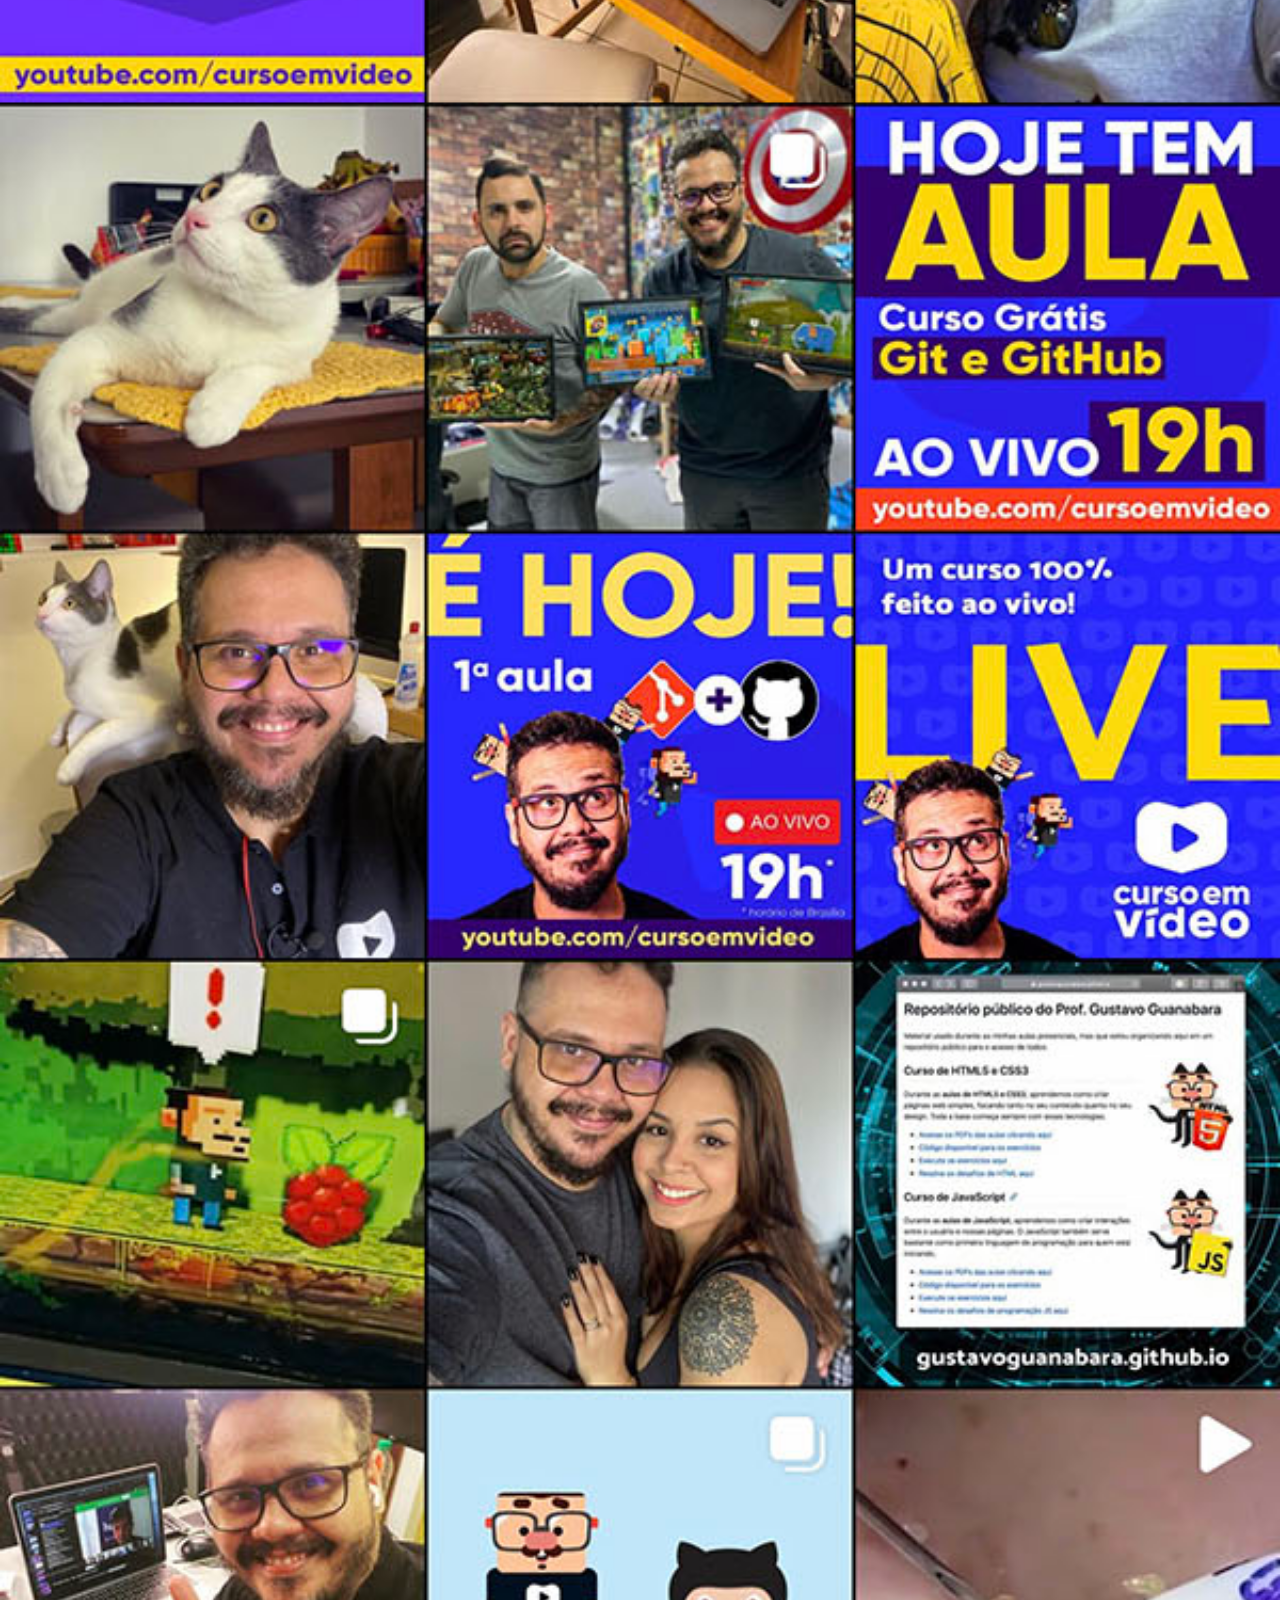
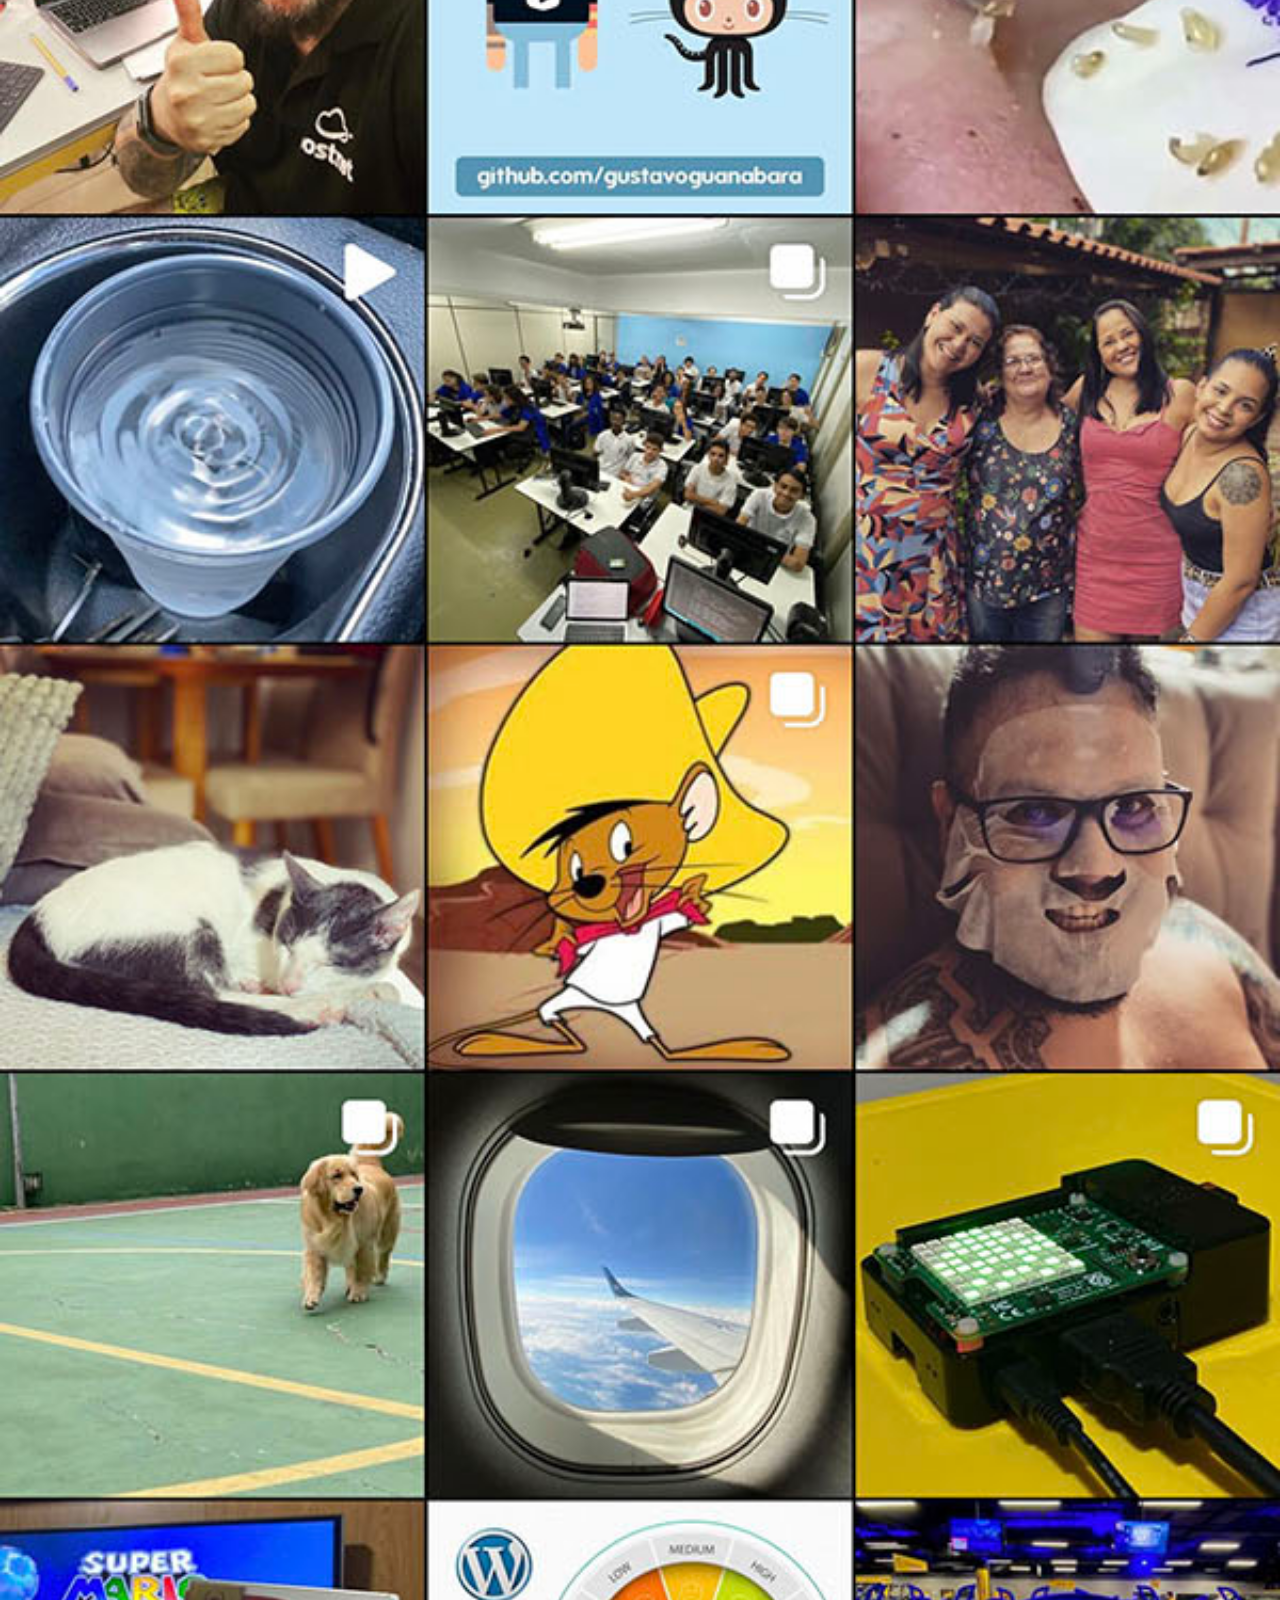
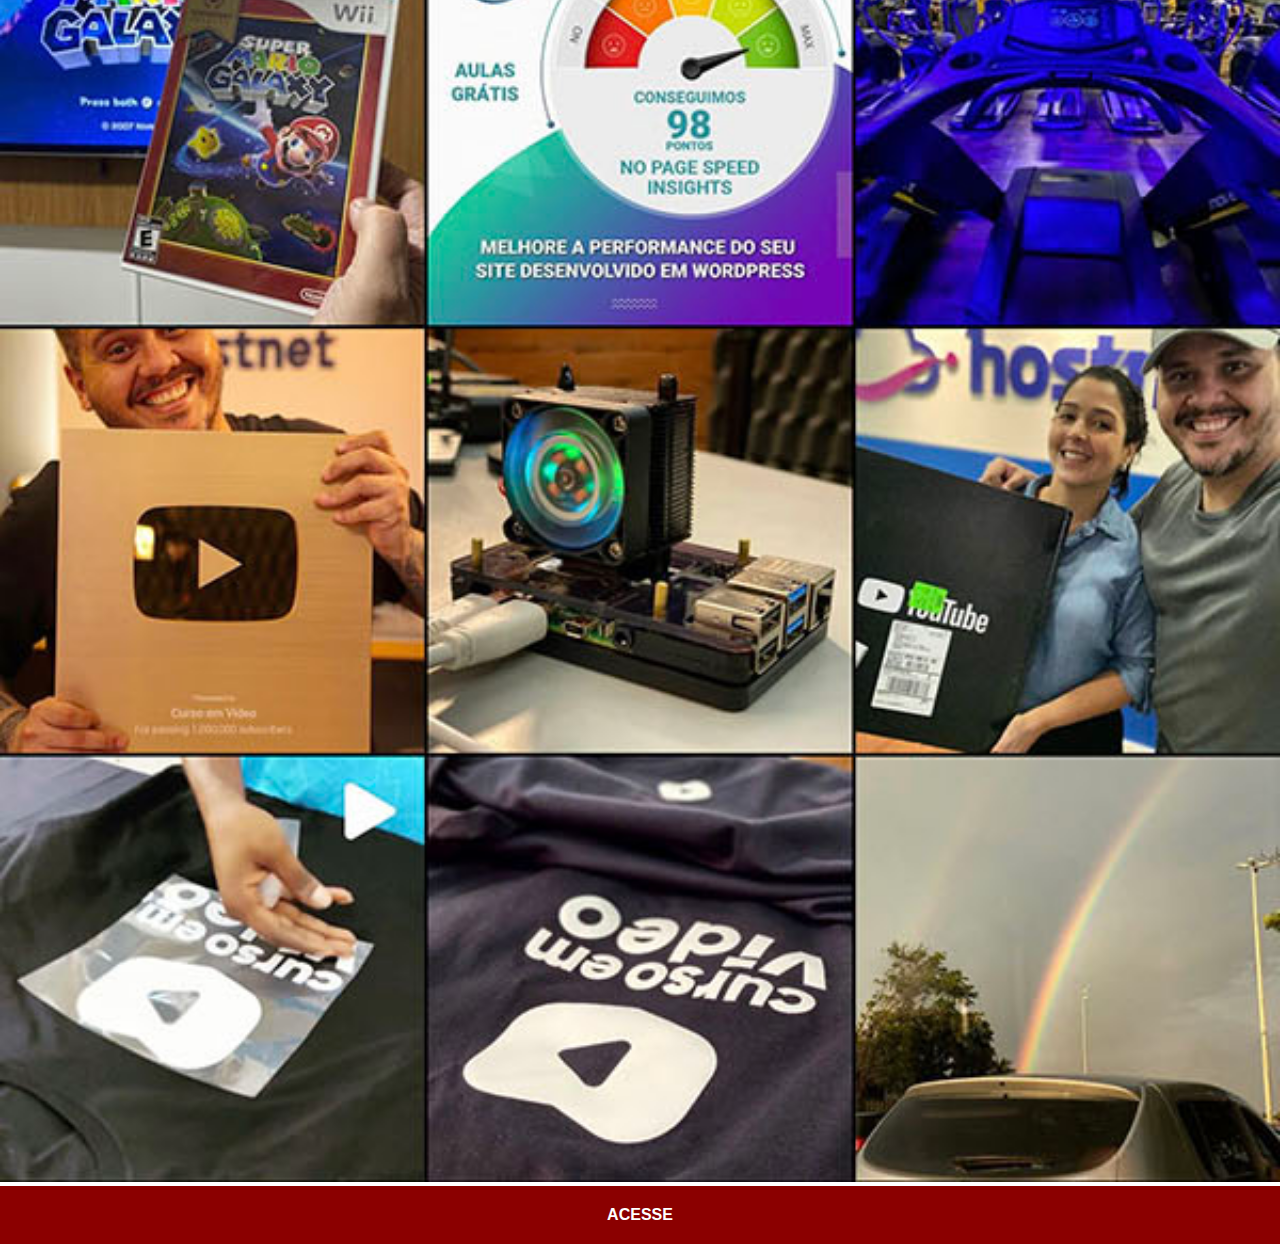
<file: instagram.html>
<!DOCTYPE html>
<html lang="pt-br">
<head>
    <meta charset="UTF-8">
    <meta name="viewport" content="width=device-width, initial-scale=1.0">
    <link rel="stylesheet" href="estilos/social.css">
    <title>Instagram</title>
</head>
<body>
    <img src="imagens/tela-instagram.jpg" alt="Instagram" /> <a href="https://www.instagram.com/gustavoguanabara/">ACESSE</a>
</body>
</html>
</file>
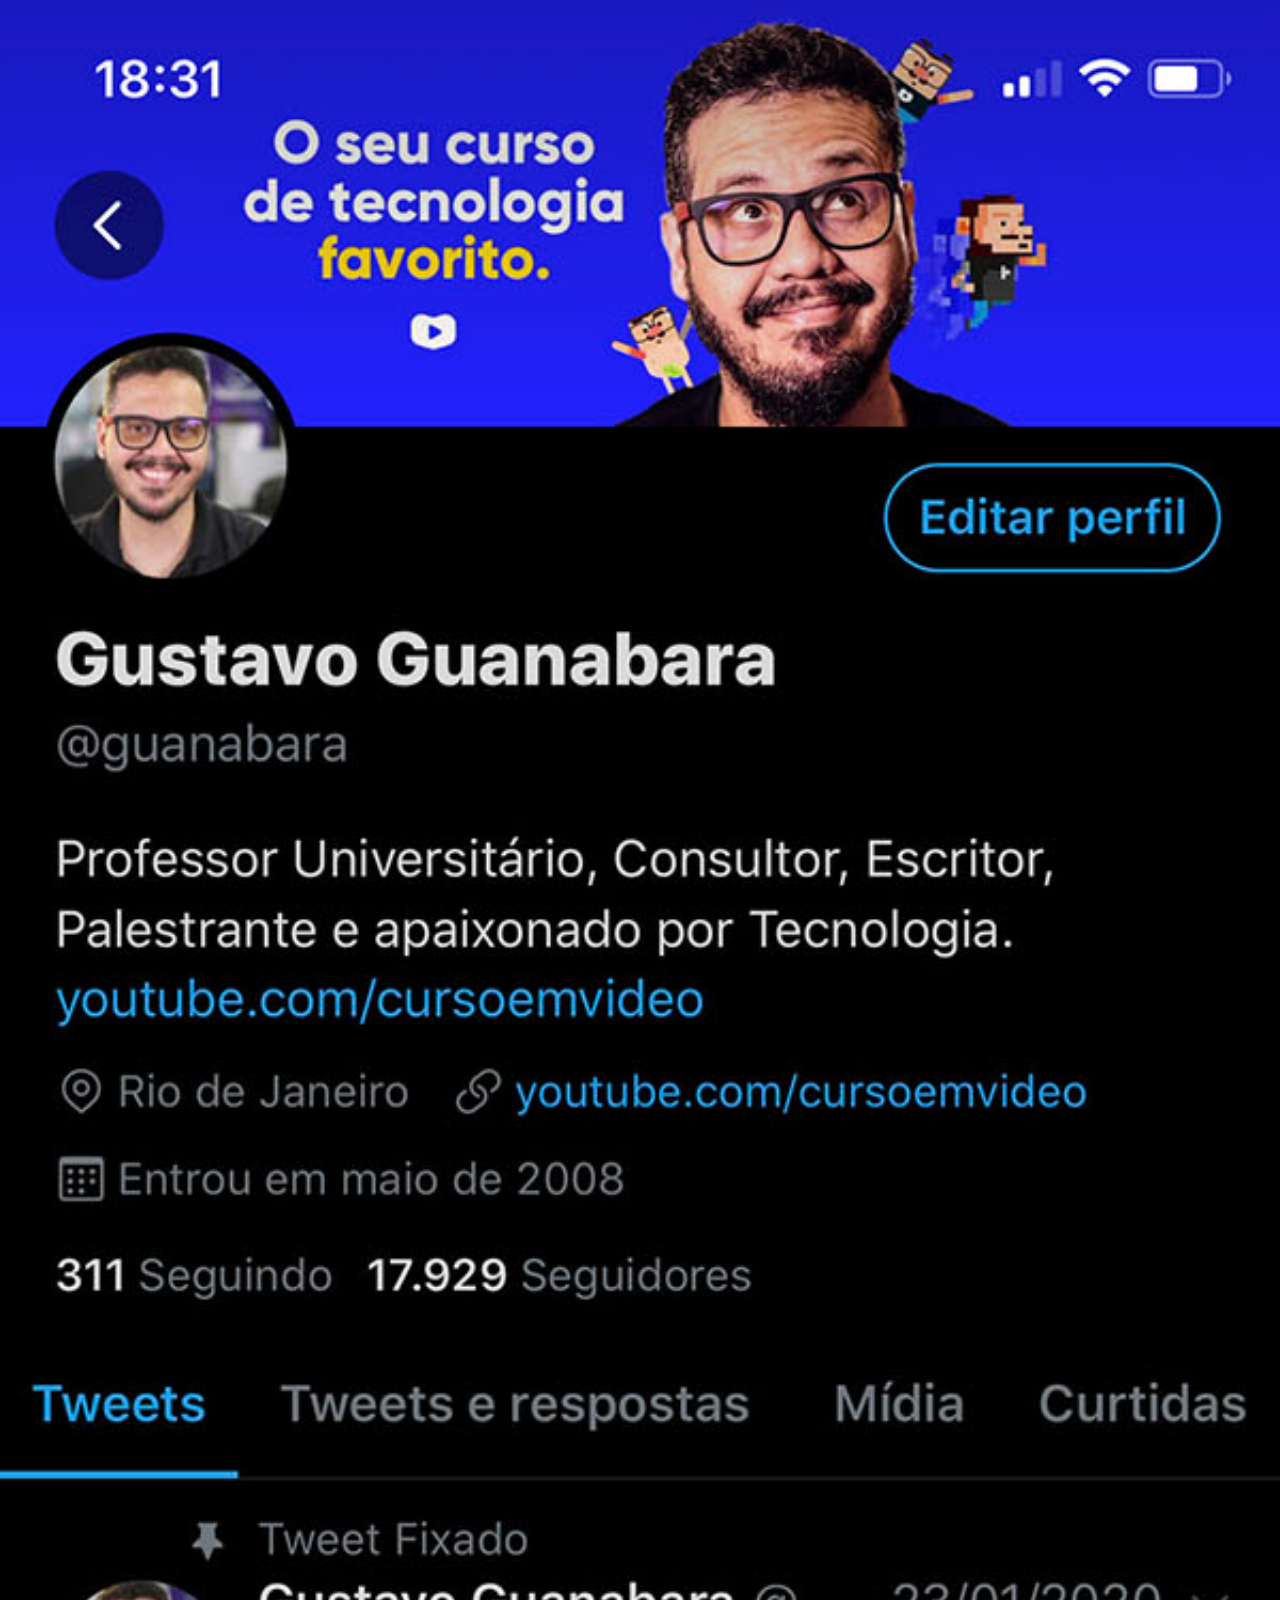
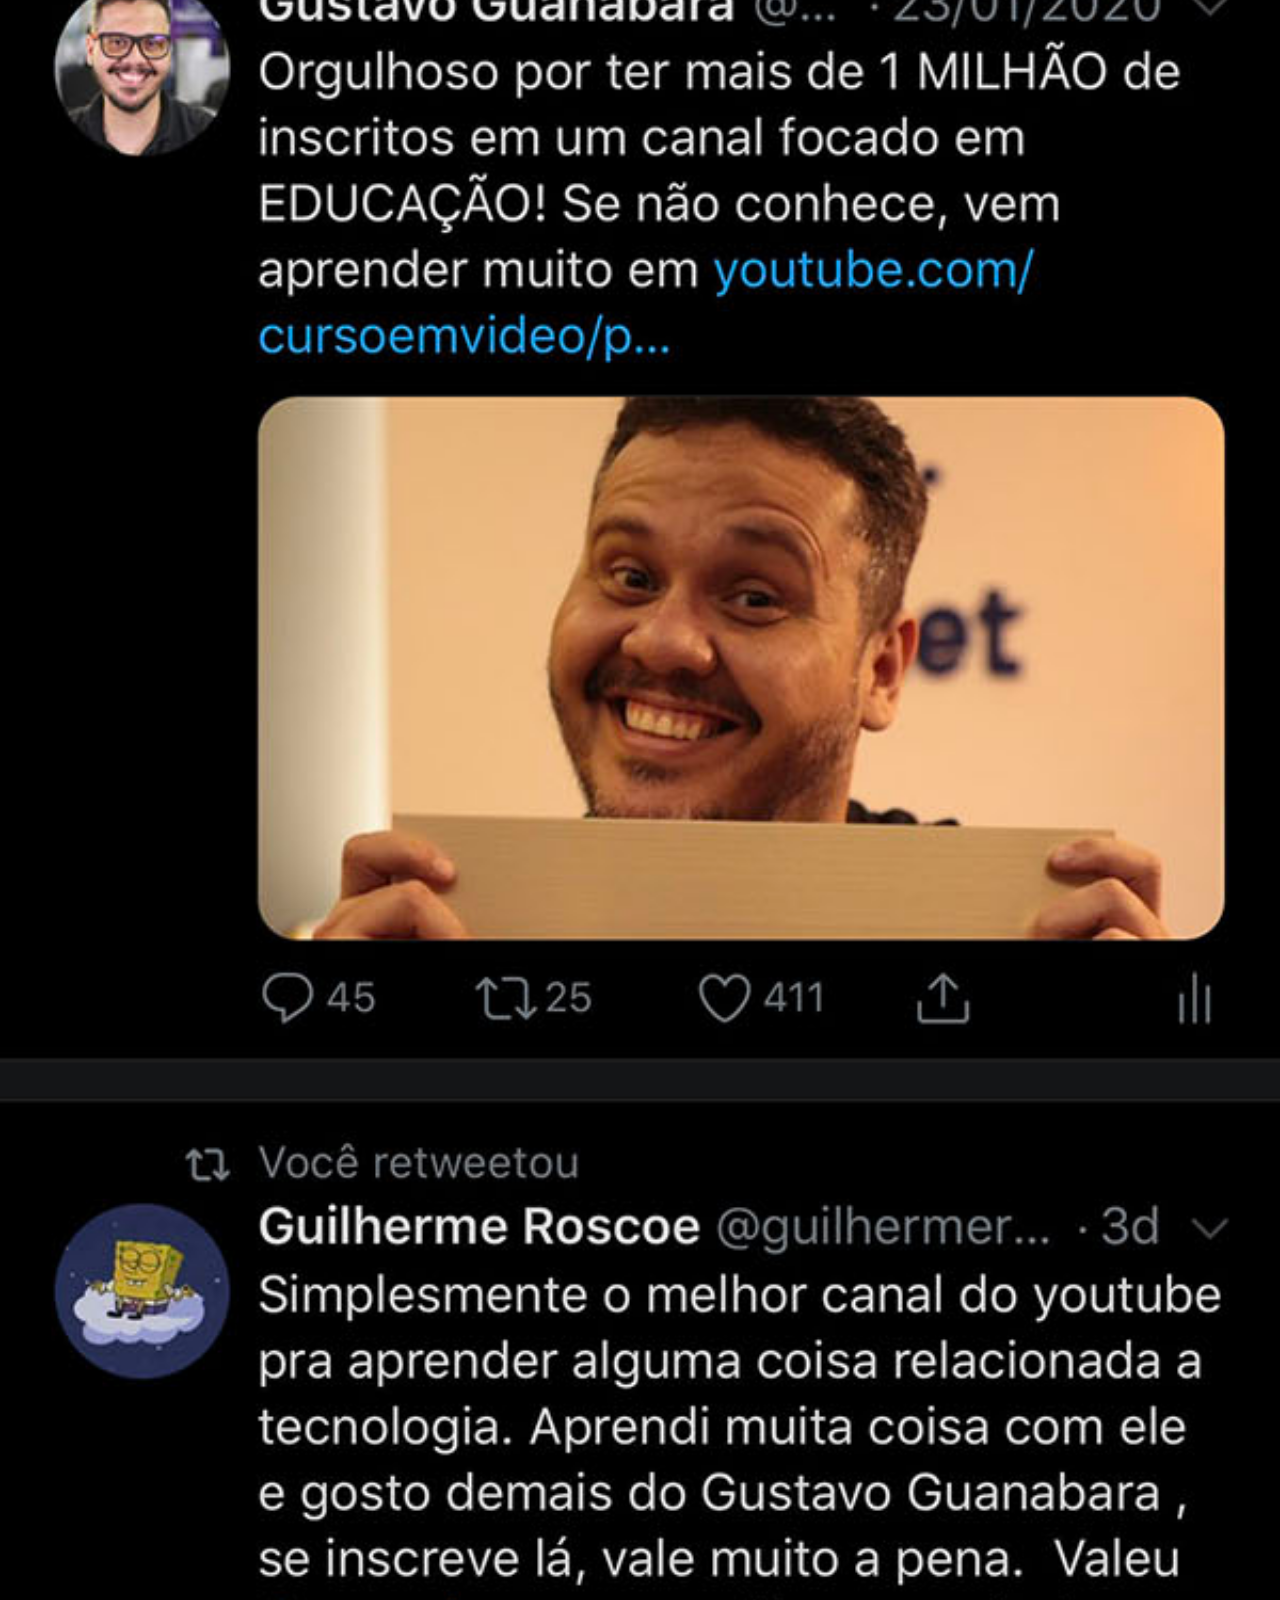
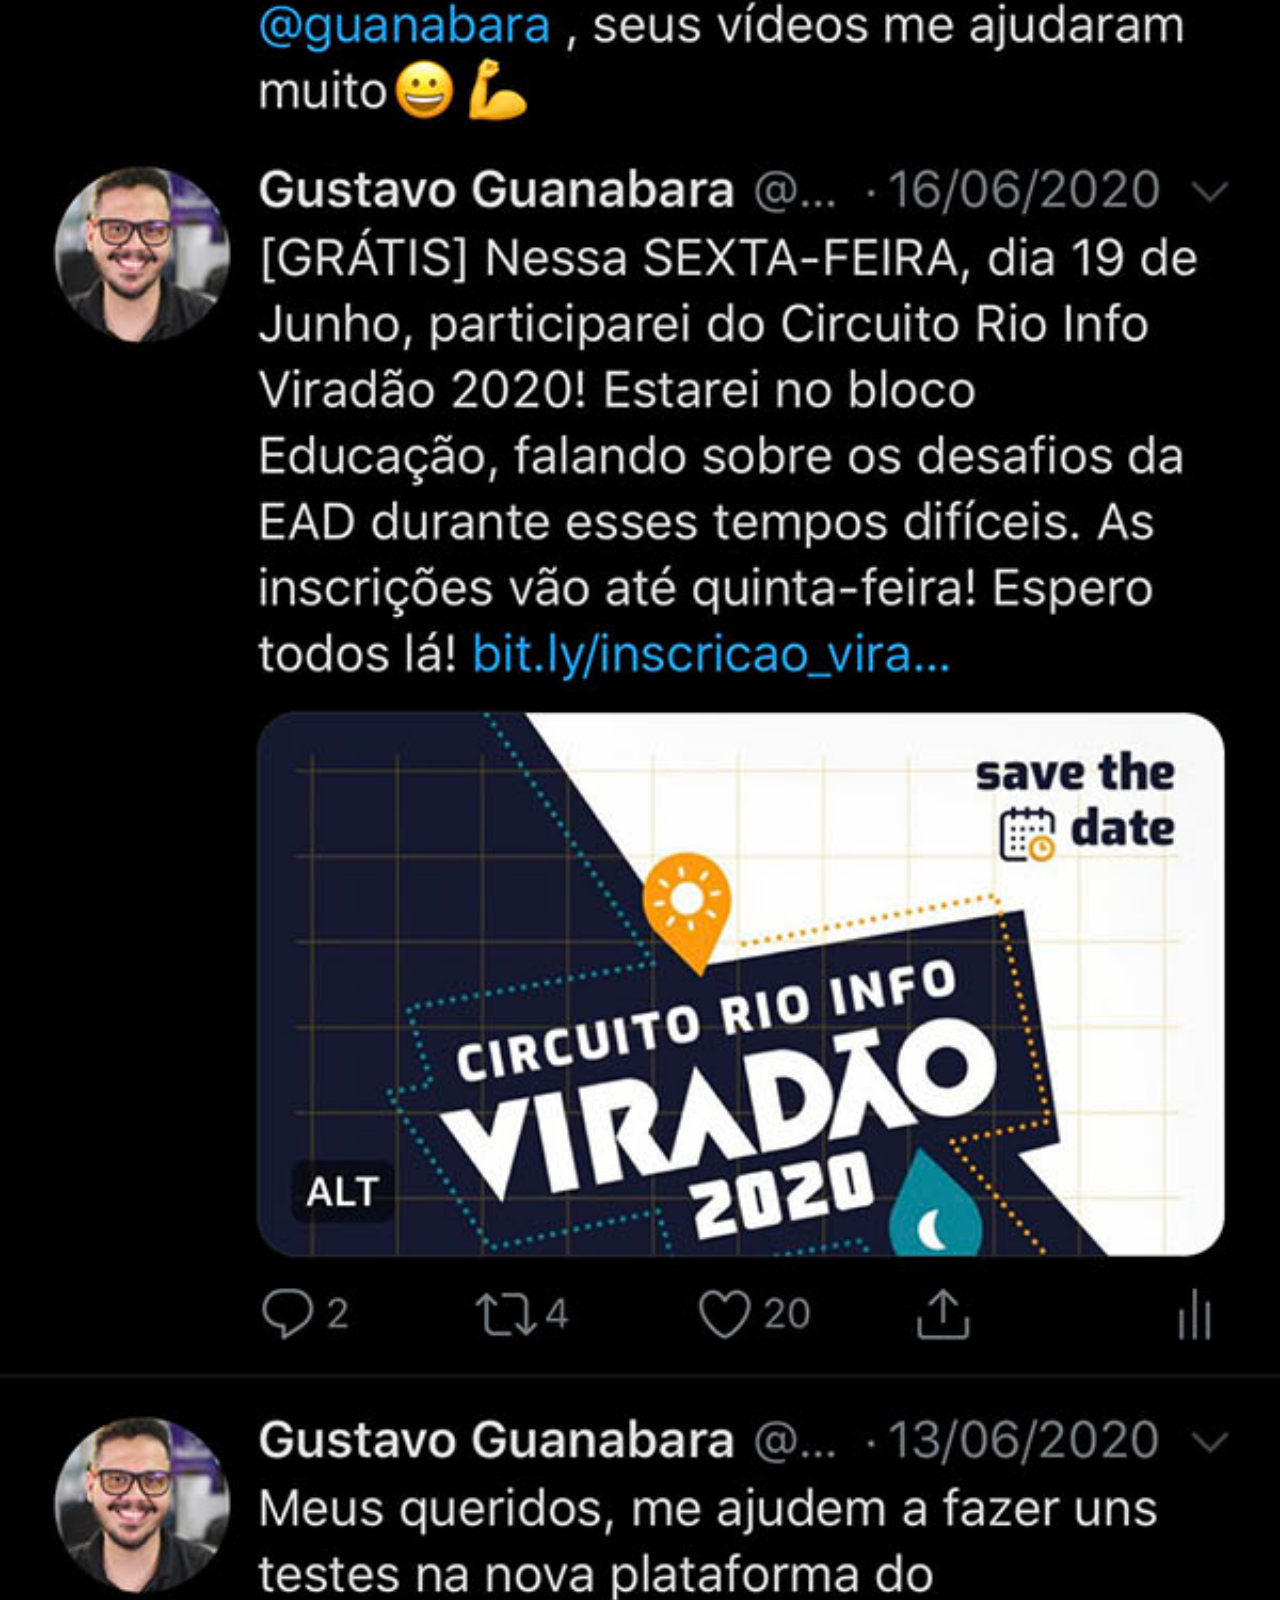
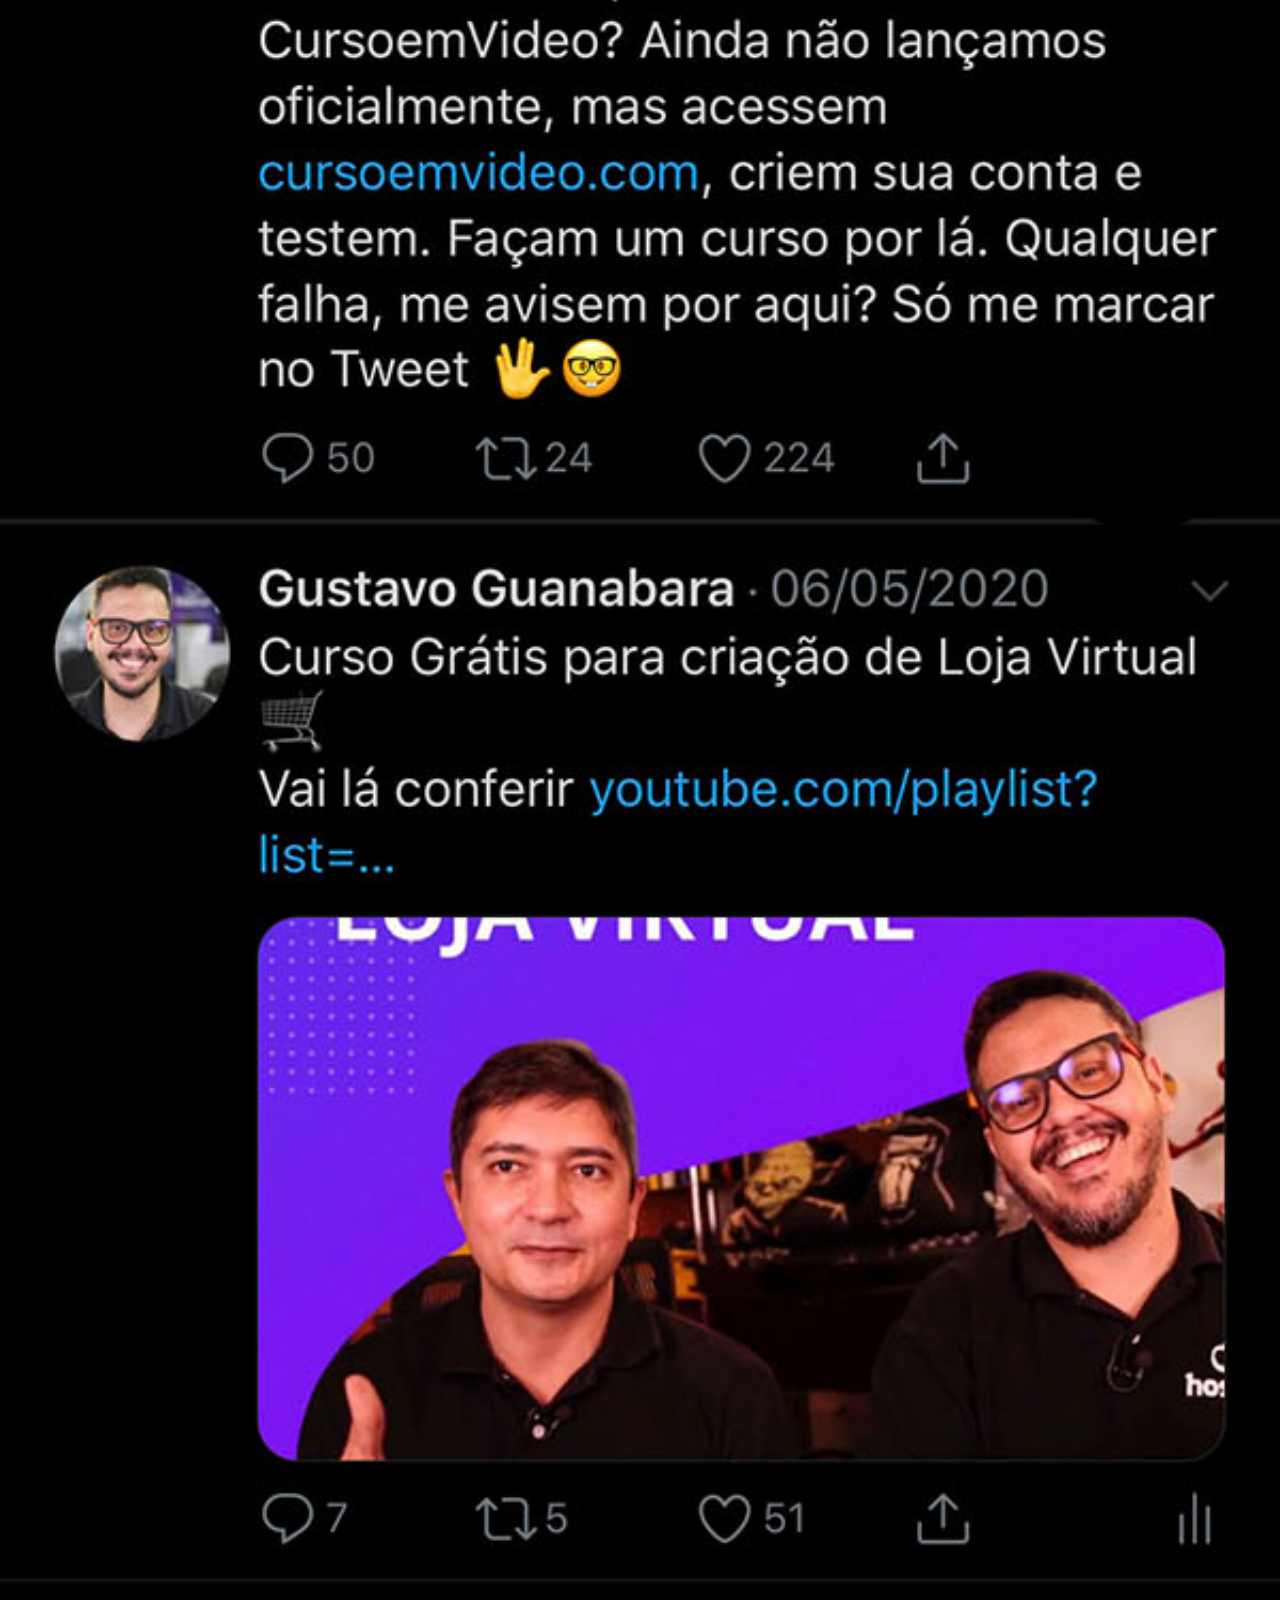
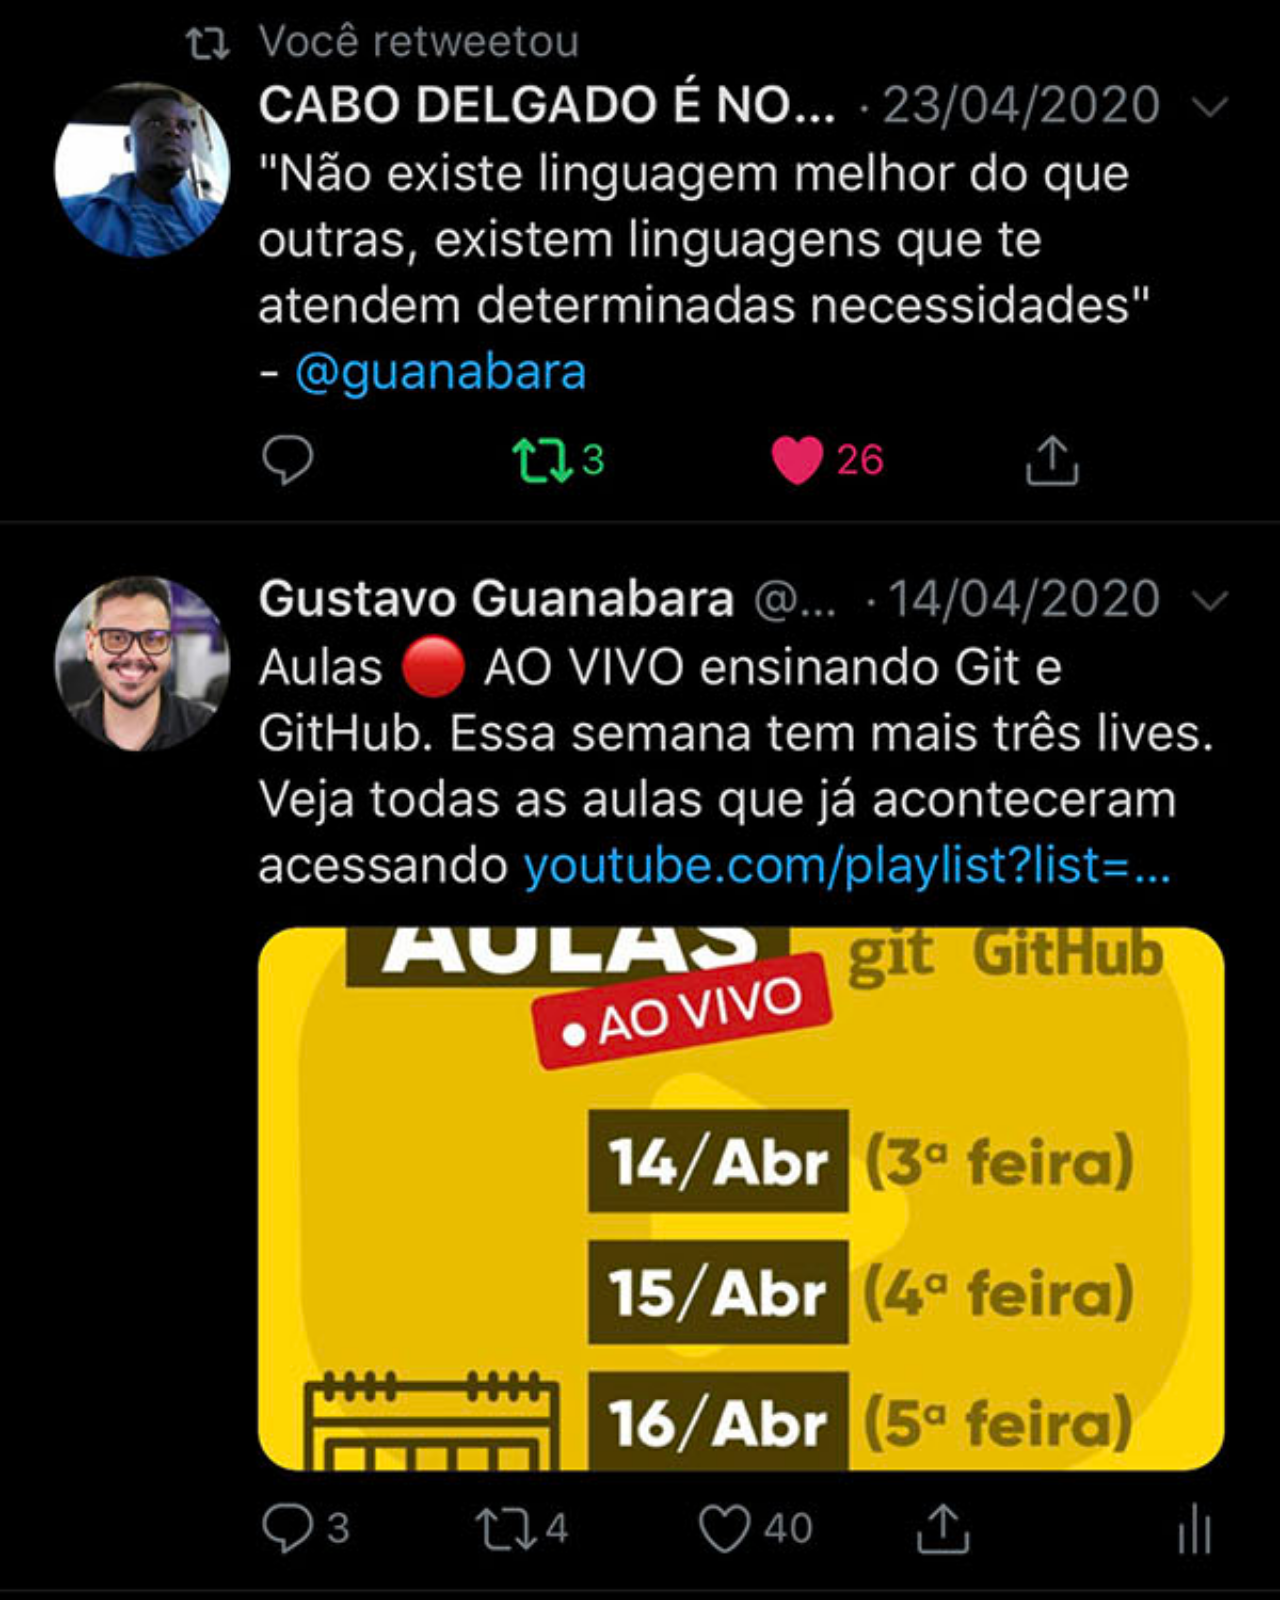
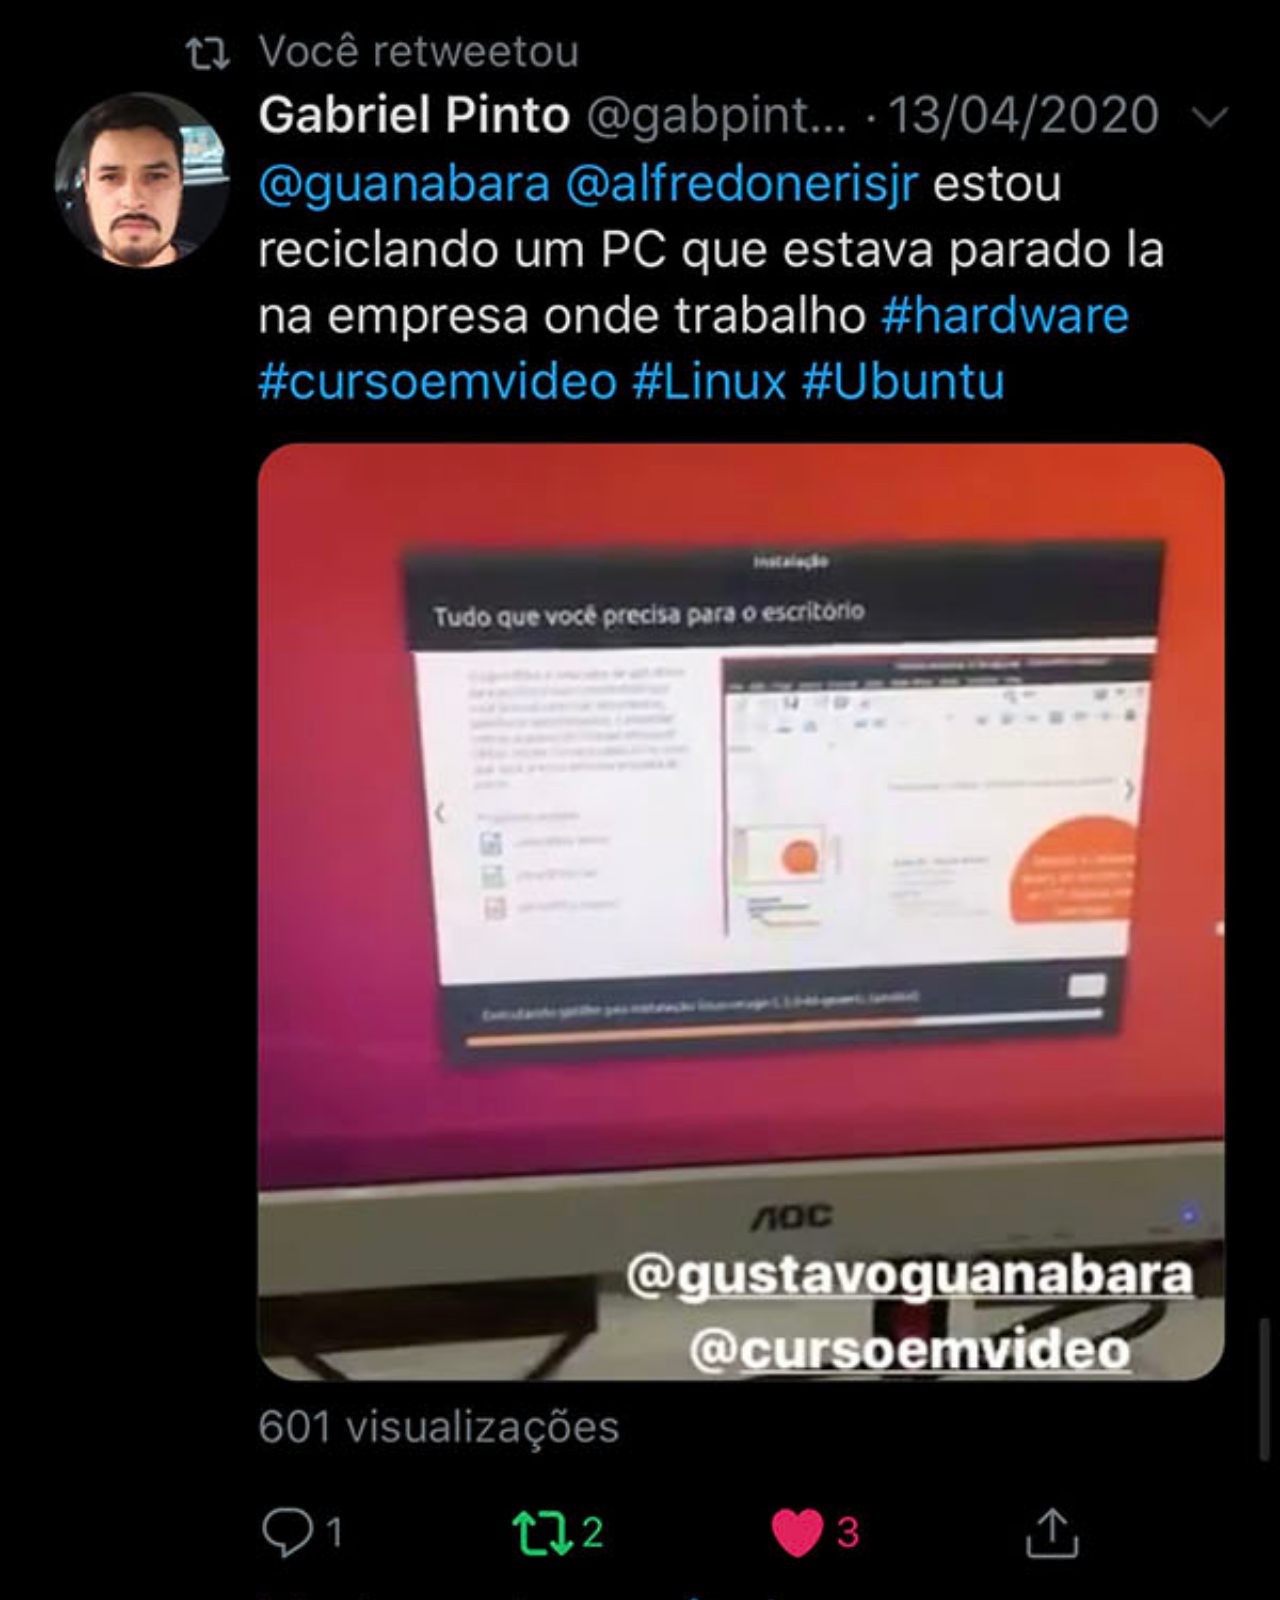
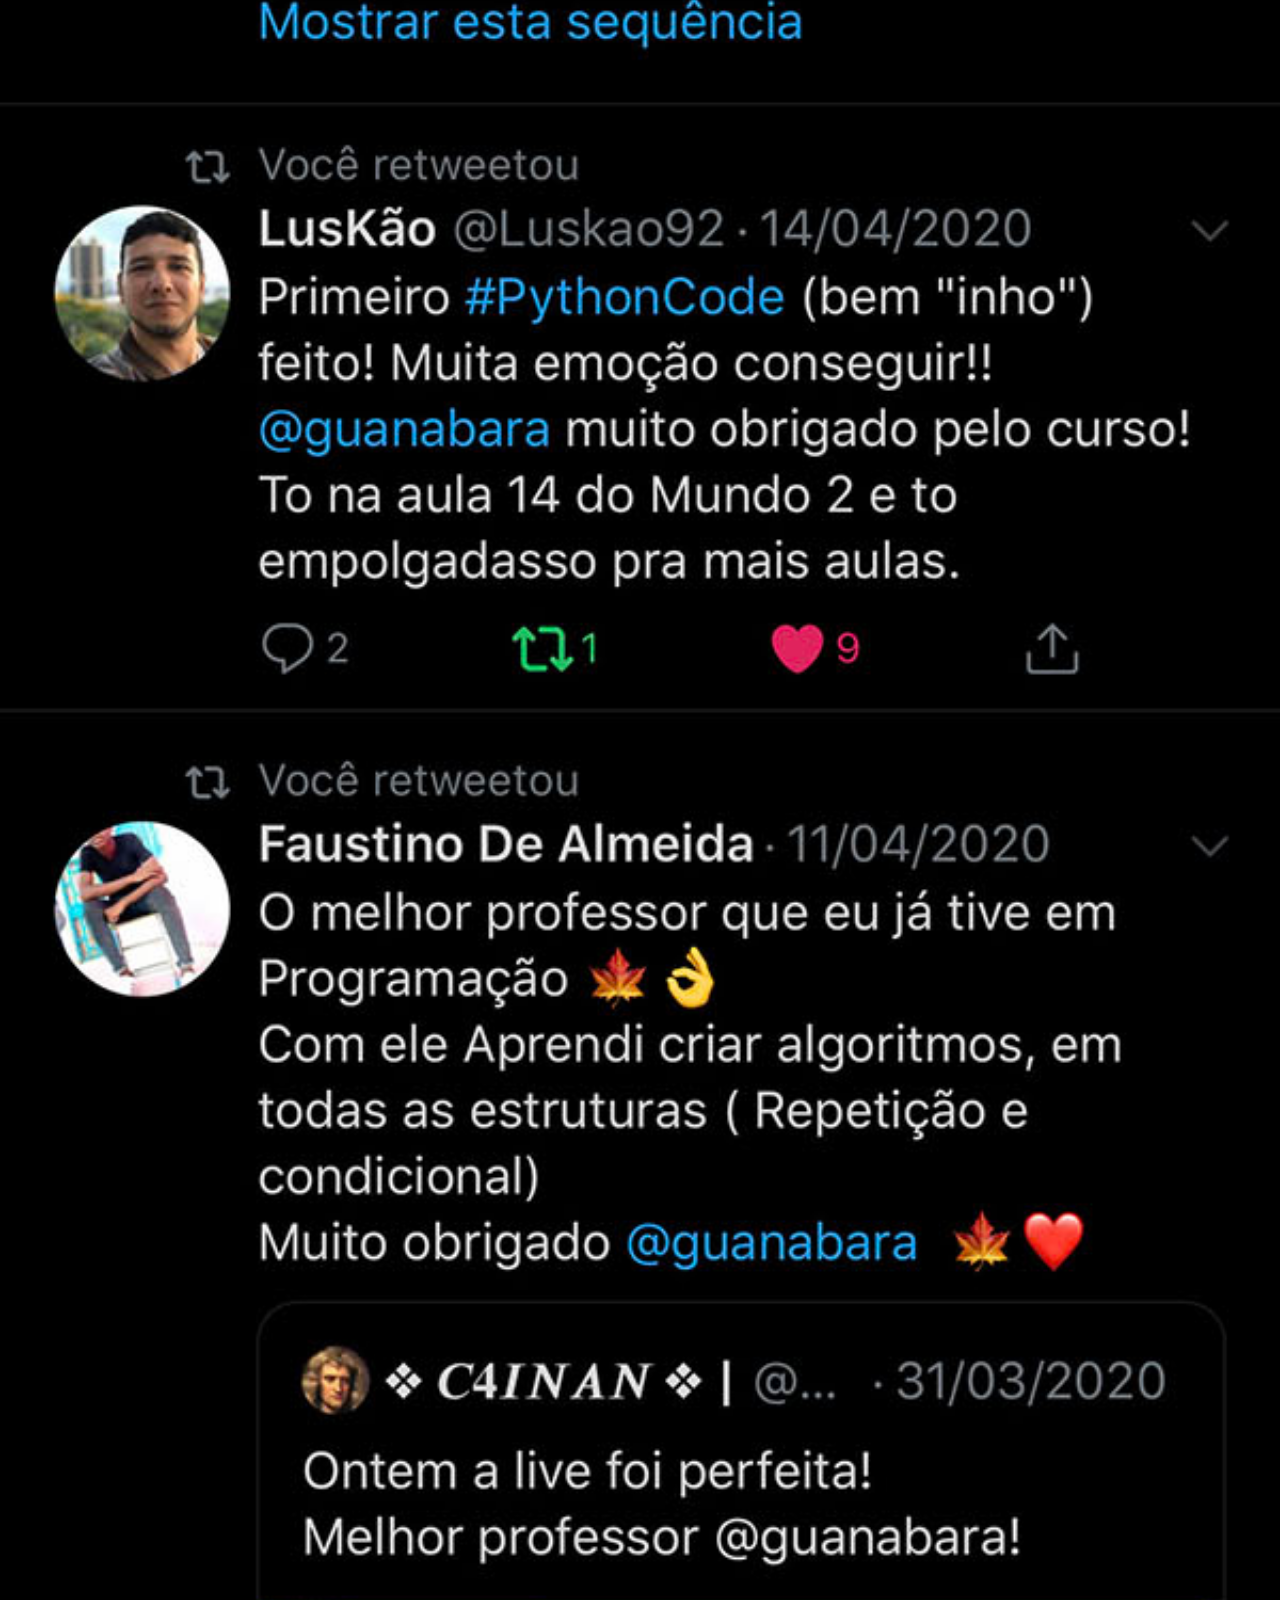
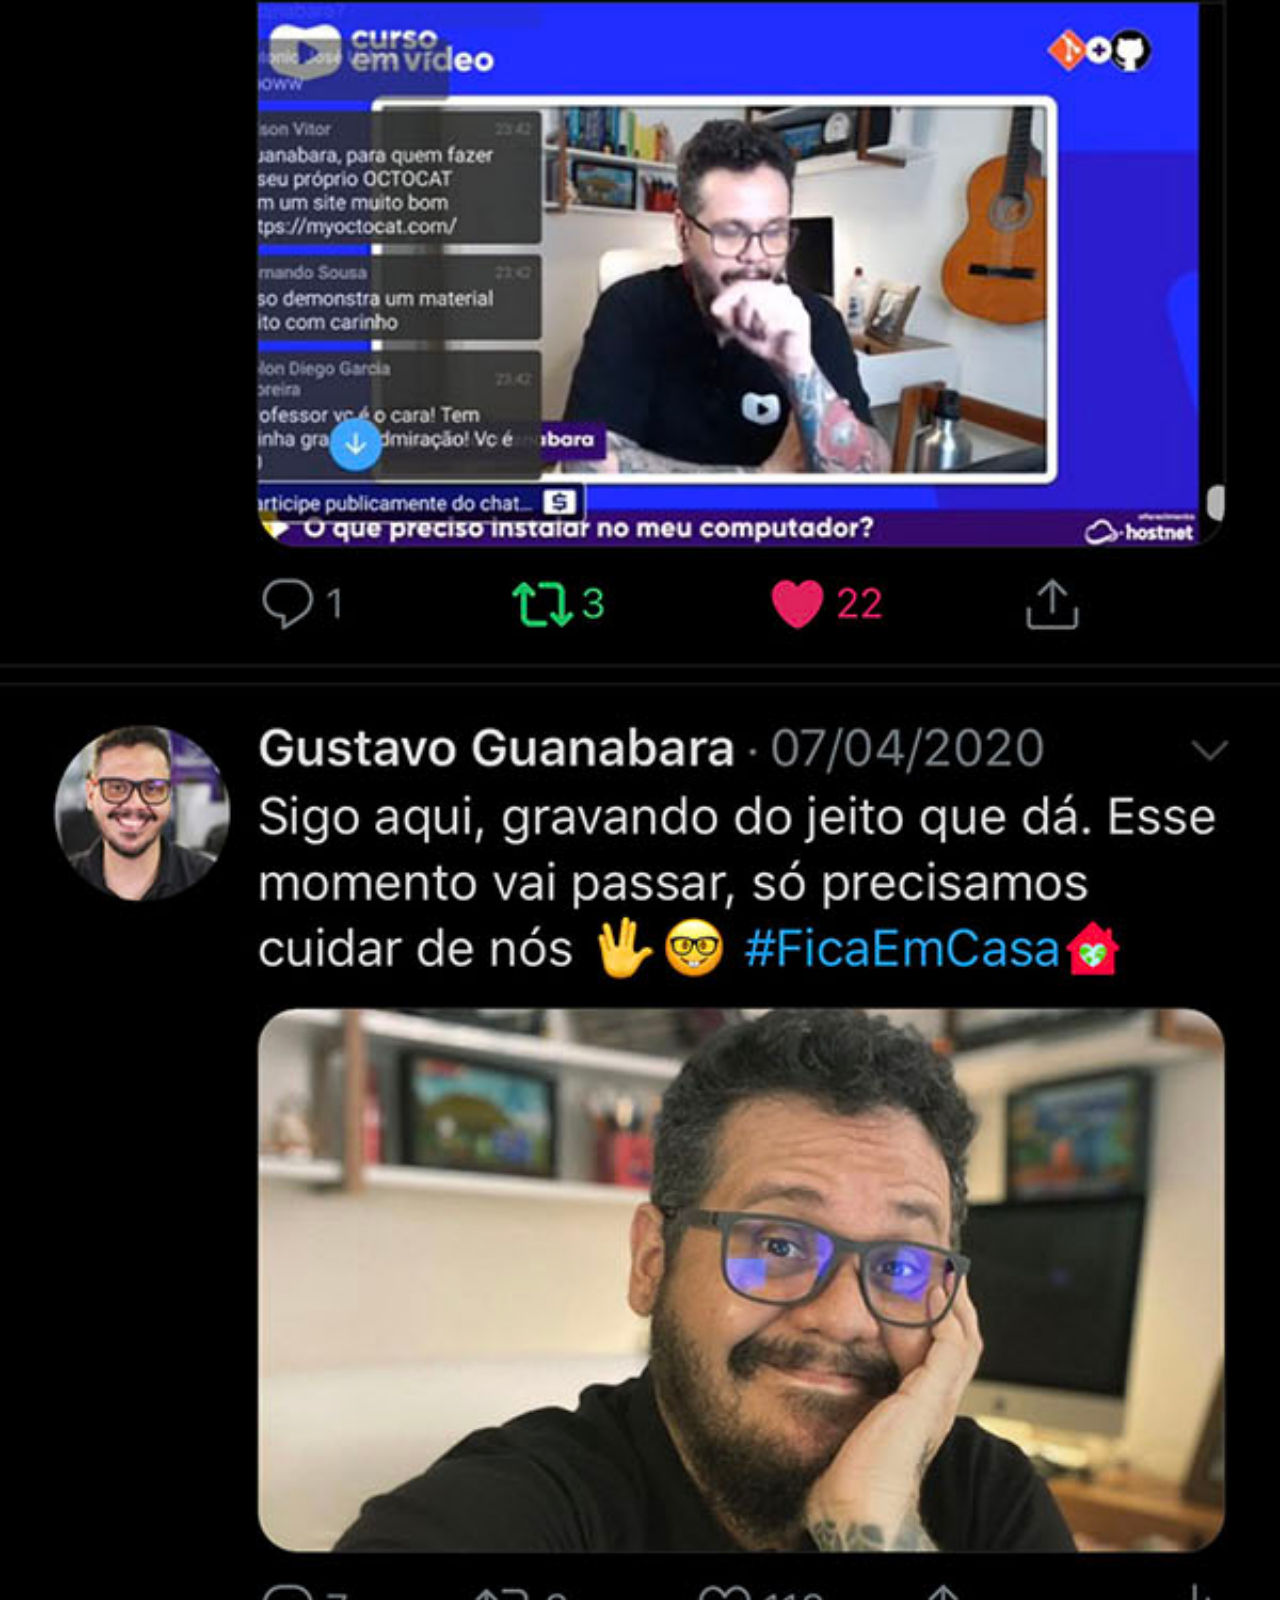
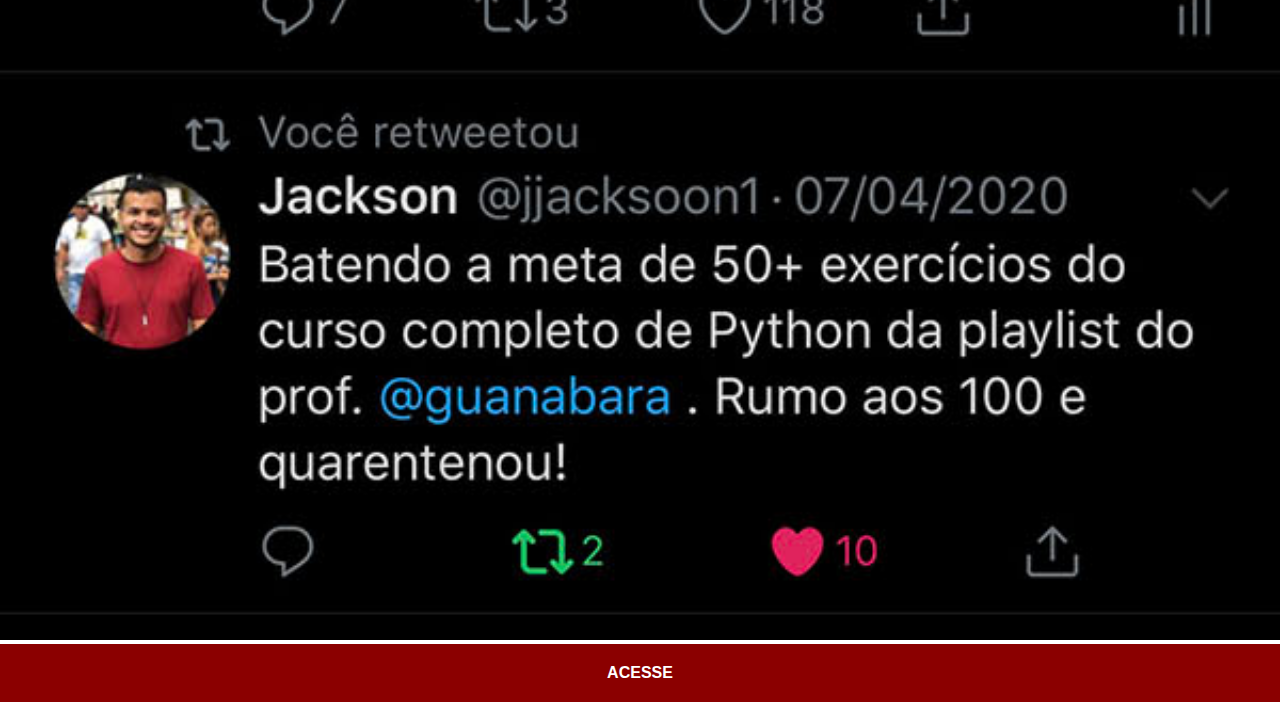
<file: twitter.html>
<!DOCTYPE html>
<html lang="pt-br">
<head>
    <meta charset="UTF-8">
    <meta name="viewport" content="width=device-width, initial-scale=1.0">
    <link rel="stylesheet" href="estilos/social.css">
    <title>Twitter</title>
</head>
<body>
    <img src="imagens/tela-twitter.jpg" alt="Twitter"><a href="https://x.com/guanabara">ACESSE</a>
</body>
</html>
</file>
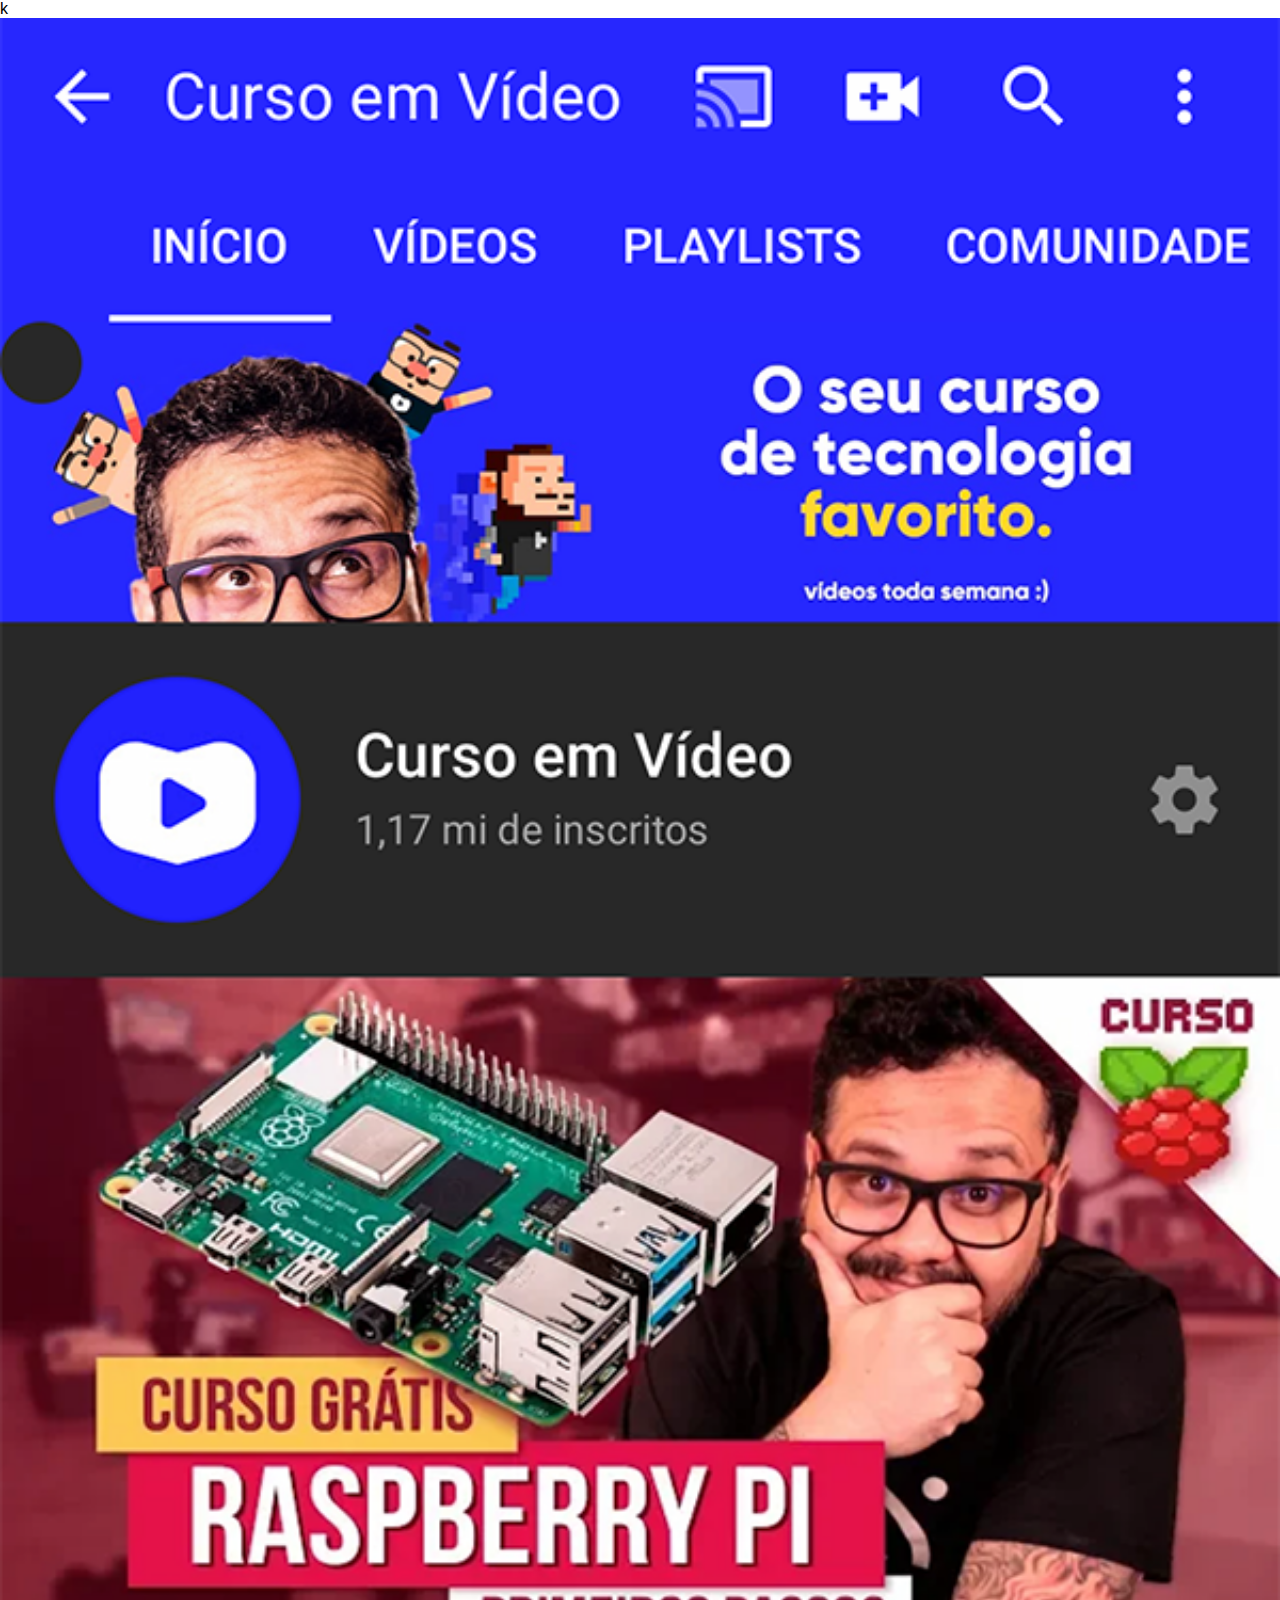
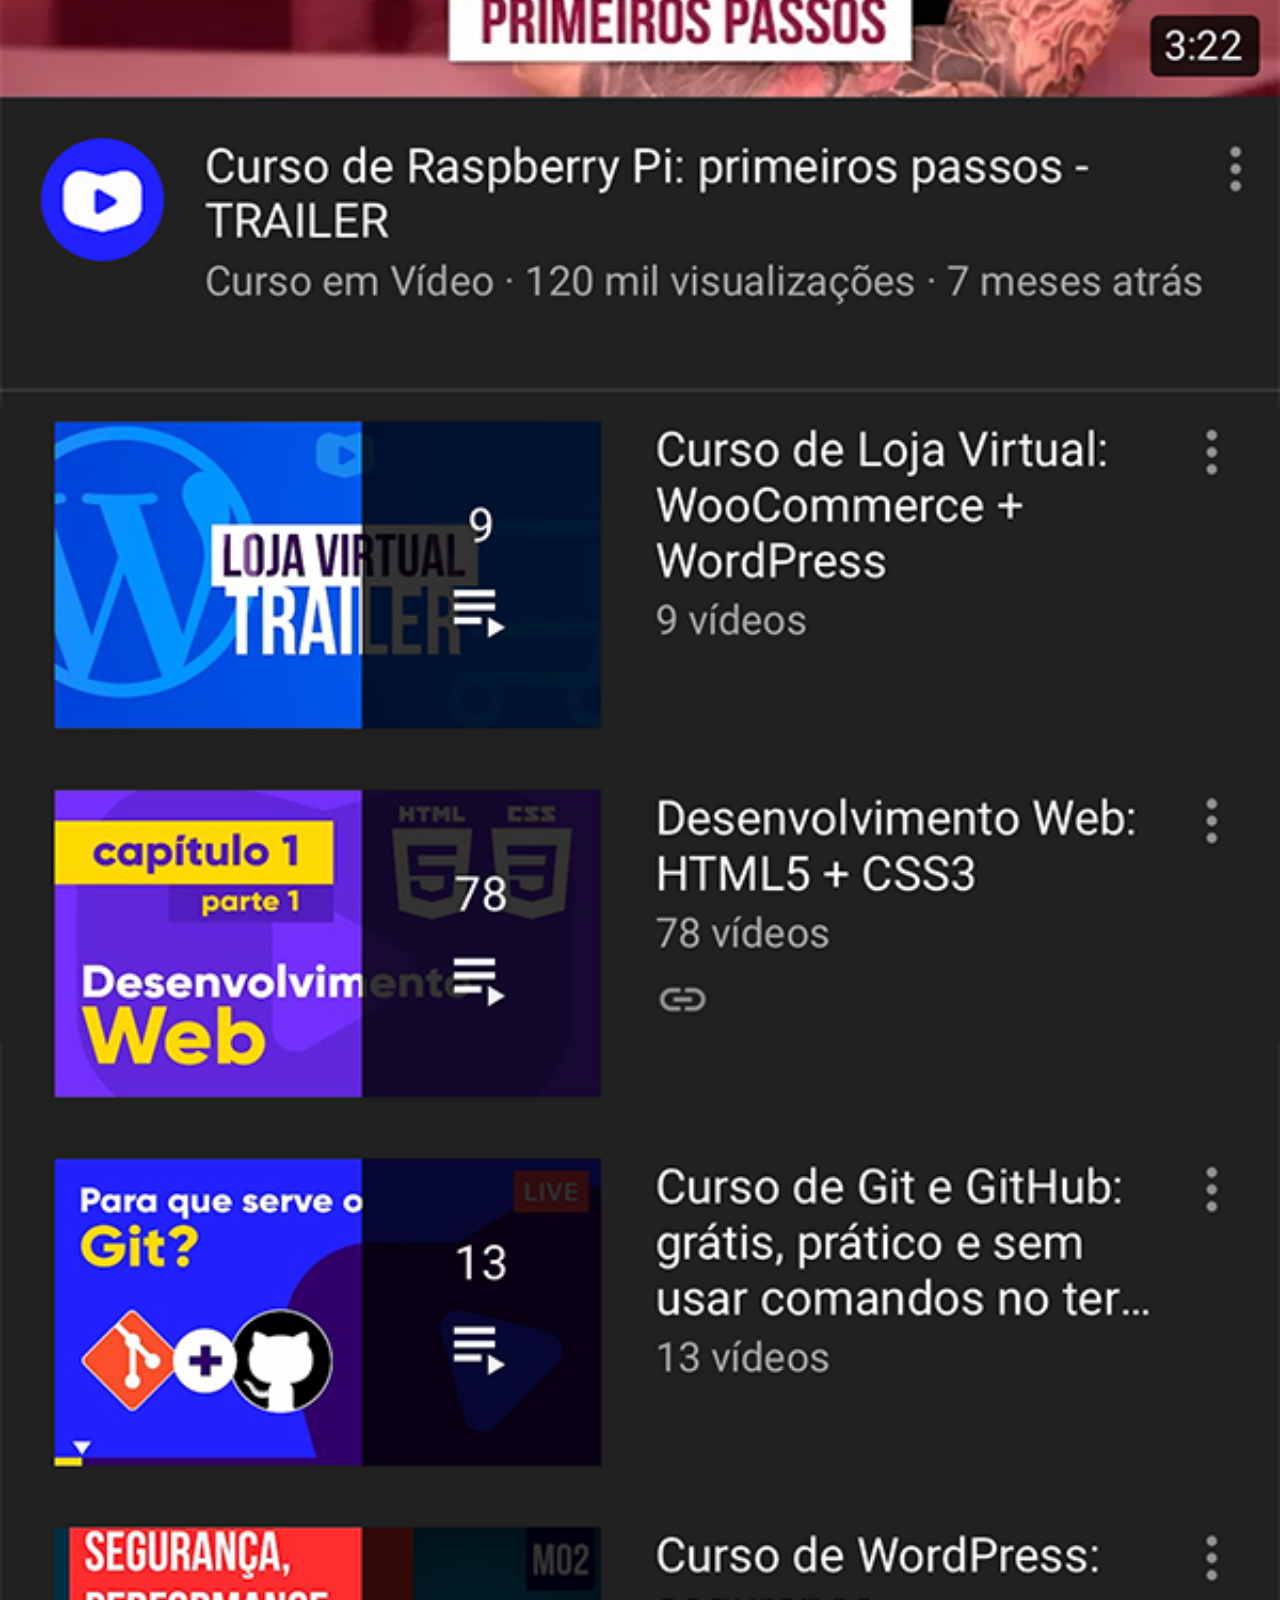
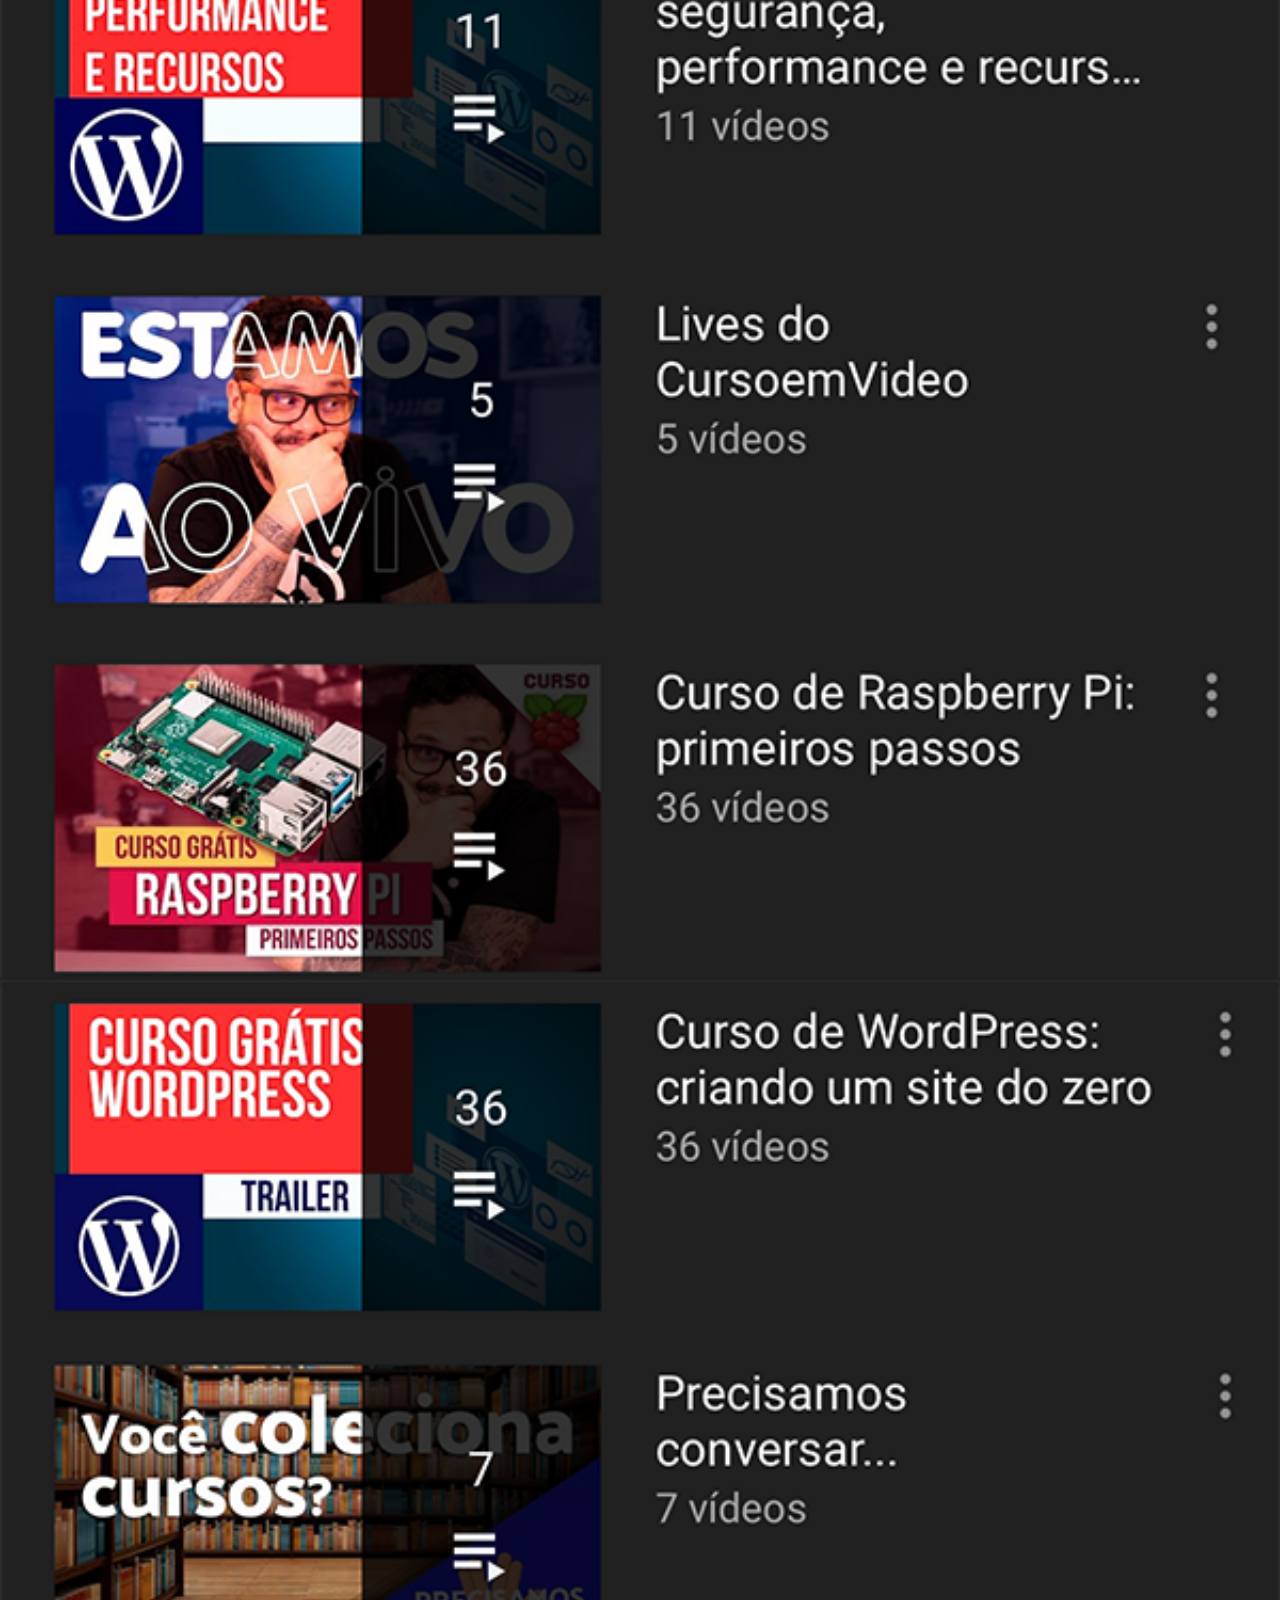
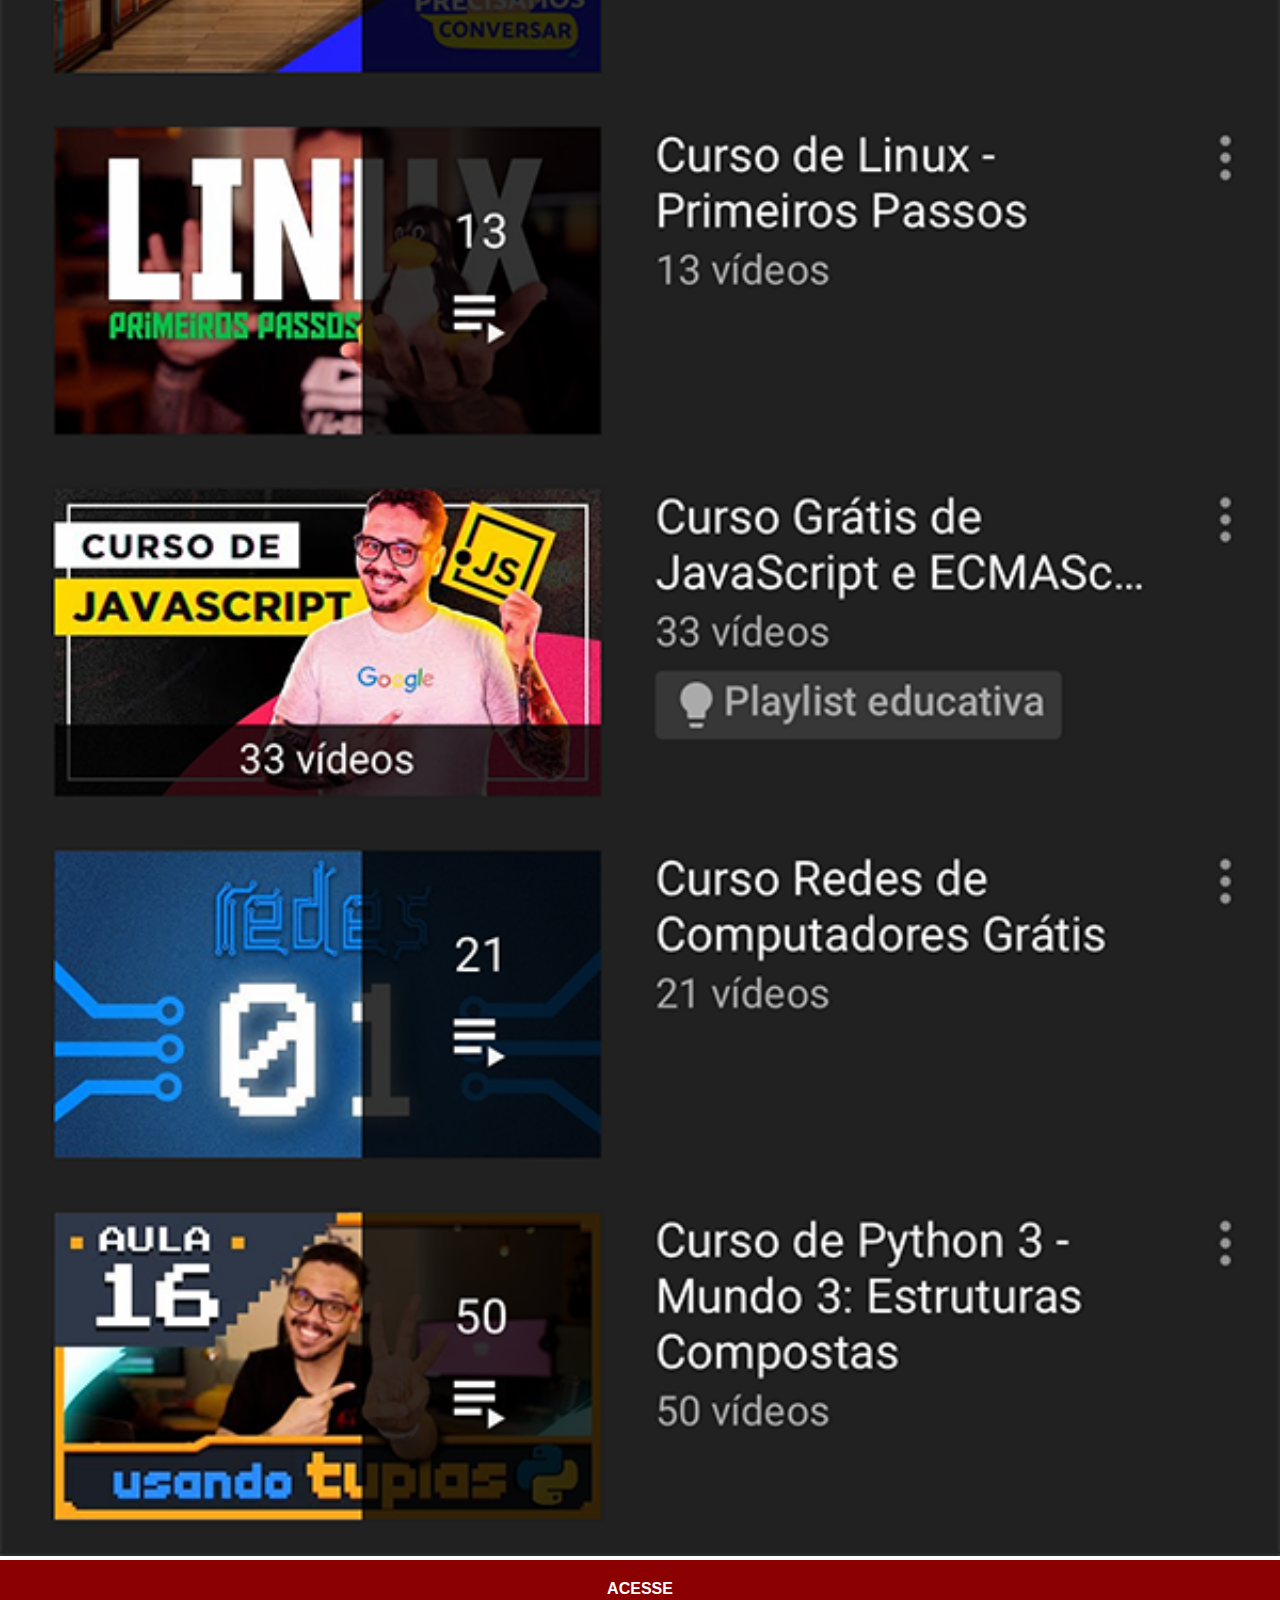
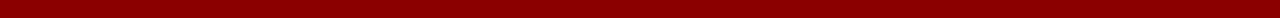
<file: youtube.html>
<!DOCTYPE html>
<html lang="en">
<head>
    <meta charset="UTF-8">
    <meta name="viewport" content="width=device-width, initial-scale=1.0">
    <link rel="stylesheet" href="estilos/social.css">k
    <title>Youtube</title>
    
</head>
<body>
    <img src="imagens/tela-youtube.png" alt="Youtube" /><a href="https://www.youtube.com/user/cursoemvideo/playlists" target="_blank">ACESSE</a>
</body>
</html>
</file>
<file: estilos/style.css>
@charset "UTF-8";

*{
    margin: 0;
    padding: 0;
    font-family: Arial, Helvetica, sans-serif;
}

html, body{
    width: 100vw;
    height: 100vh;
    background-color: black;
}

body{
    background: url("../imagens/fundo-madeira.jpg") no-repeat top center;
    background-size: cover;
    background-attachment: fixed;
}

main{
    position: relative;
    height: 100vh;
}

section#telefone{
    position: absolute;
    top: 50%;
    left: 50%;
    transform: translate(-50%, -50%);
    width: 311px;
    height: 627px;
    background-color: blue;
    background: url("../imagens/frame-iphone.png") no-repeat;
}

iframe#tela{
    position: relative;
    top: 80px;
    left: 22px;
    width: 267px;
    height: 471px;
}

section#redes-sociais{
    text-align: right;
}

section#redes-sociais img{
    width: 50px;
    margin: 10px;
    border-radius: 50%;
    box-shadow: 2px 2px 5px rgba(0, 0, 0, 0.400);
    box-sizing: border-box;
}

section#redes-sociais img:hover{
    border: 2px solid rgba(255, 255, 255, 0.637);
    transform: translate(-3px, -3px);
    box-shadow: 5px 5px 10px rgba(0, 0, 0, 0.6);
    transition:all 0.5s, border 1s;
}
</file>
<file: estilos/social.css>
@charset "UTF-8";

*{
    margin: 0;
    padding: 0;
    font-family: Arial, Helvetica, sans-serif;
}

::-webkit-scrollbar{
    width: 0;
    height: 0;
}

img{
    width: 100vw;
}

a{
    display: block;
    background-color: darkred;
    color: white;
    padding: 20px;
    text-align: center;
    font-weight: bolder;
    text-decoration: none;
}
</file>
